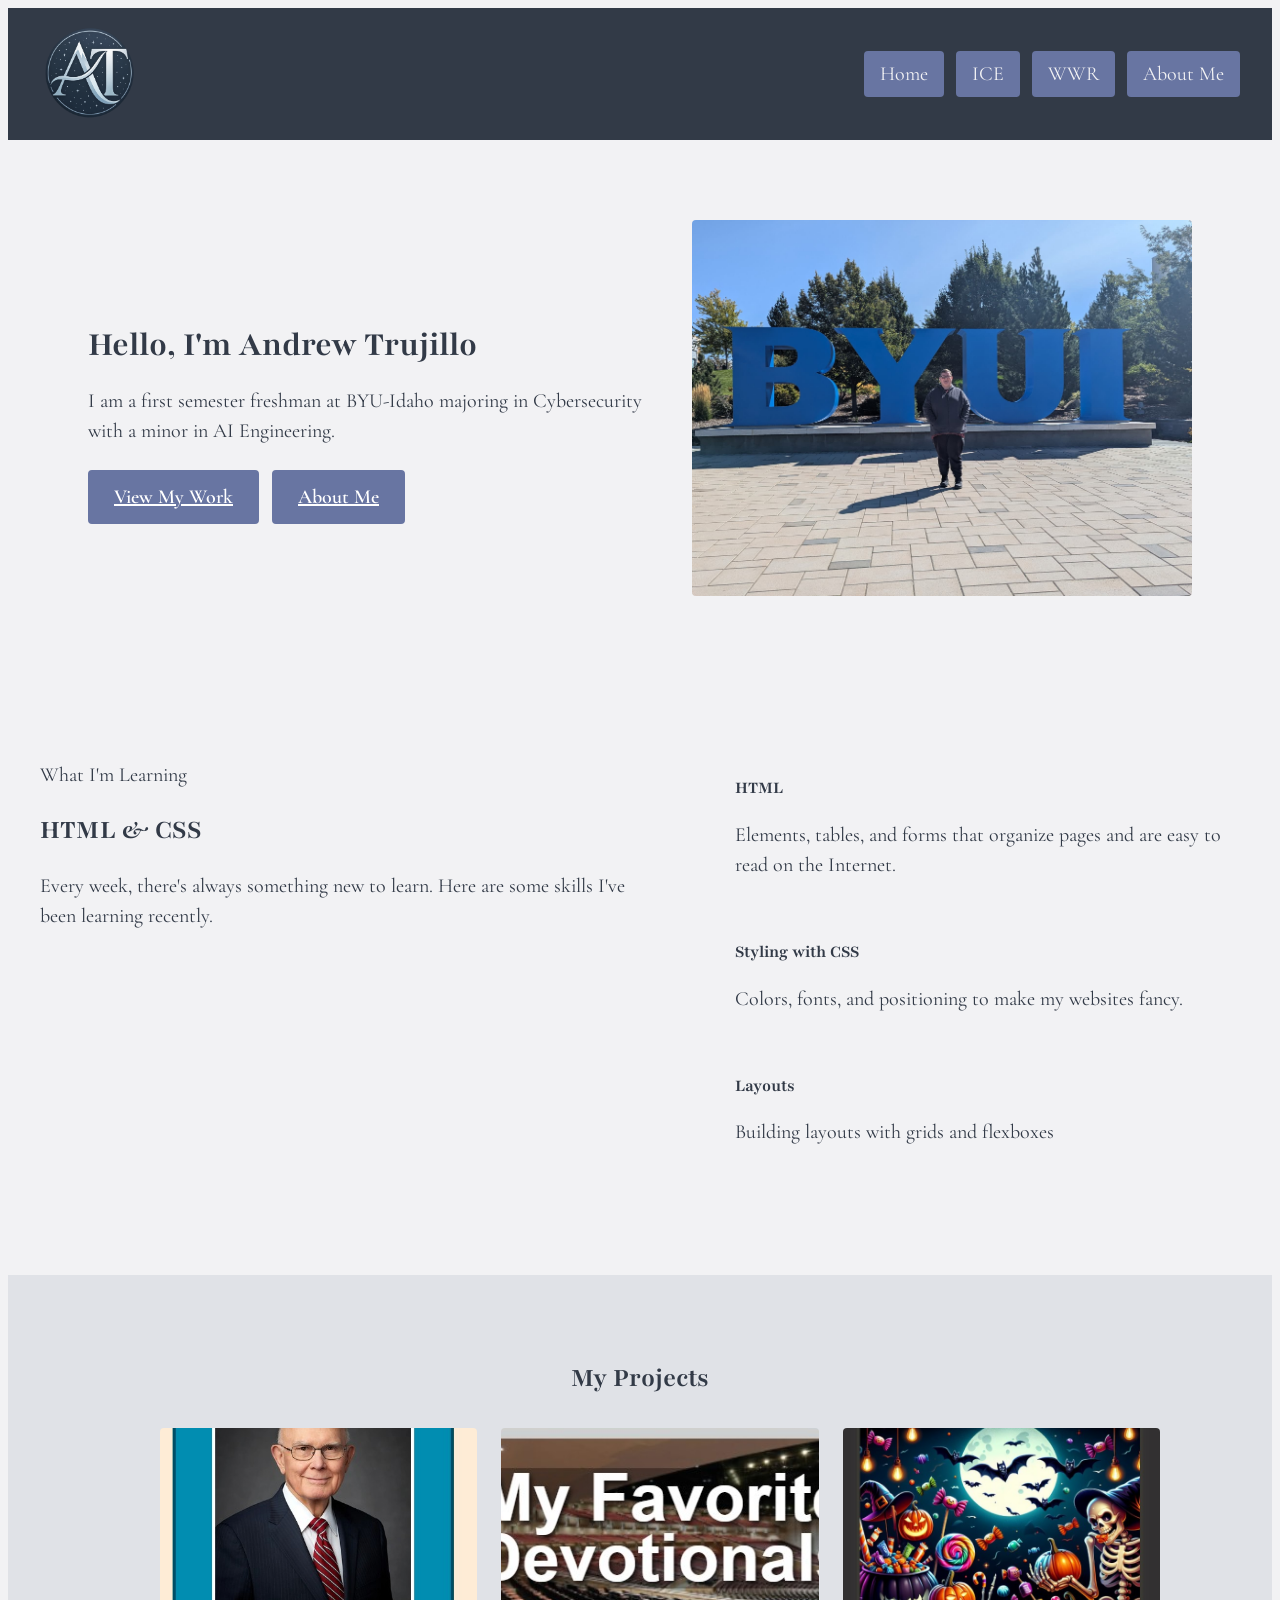
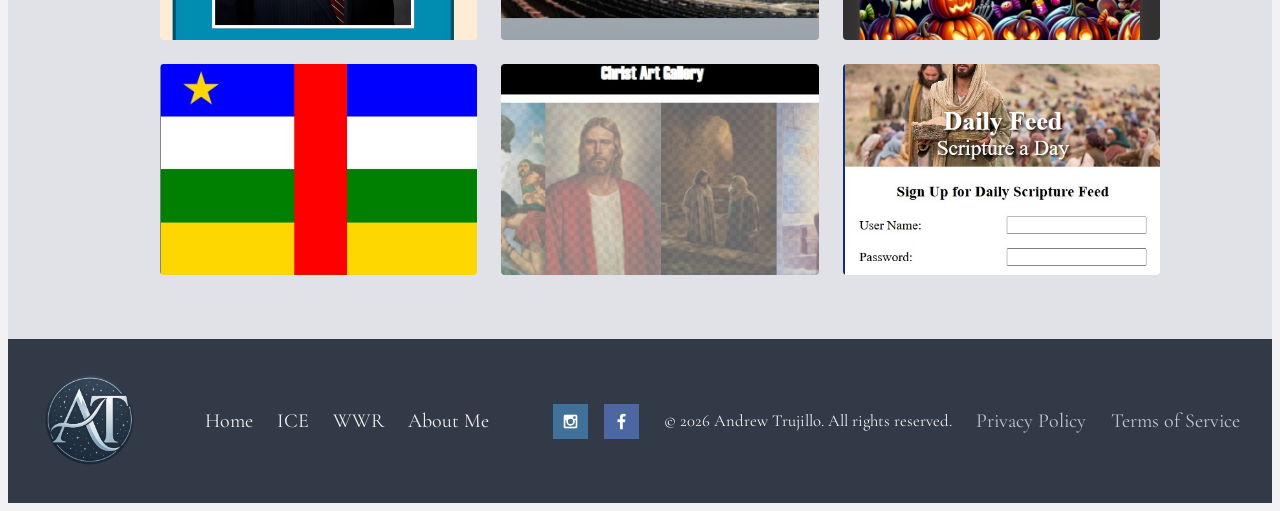
<file: index.html>
<!DOCTYPE html>
<html lang="en">
<head>
    <meta charset="UTF-8">
    <meta name="viewport" content="width=device-width, initial-scale=1.0">
    <title>Andrew Trujillo | Portal</title>
    <link rel = "stylesheet" href = "styles/styles.css">
</head>

<body>
    <header>
        <a href = "index.html">
            <img src = "images/logo.jpg" alt = "My logo" class = "logo">
        </a>
        <nav>
            <ul>
                <li><a href = "index.html">Home</a></li>
                <li><a href = "ice.html">ICE</a></li>
                <li><a href = "wwr/index.html">WWR</a></li>
                <li><a href = "about-me.html">About Me</a></li>
            </ul>
        </nav>
    </header>
    <main>

        <section class = "hero">
            <div>
                <h1>Hello, I'm Andrew Trujillo</h1>
                 <p>I am a first semester freshman at BYU-Idaho majoring in Cybersecurity with a minor in AI Engineering.</p>
                 <a href = "ice.html" class = "button">View My Work</a>
                 <a href = "about-me.html" class = "button">About Me</a>
            </div>
            <img src = "images/byui_photo.jpg" alt = "BYU-I Photo" width = "500" height = "400">
        </section>

        <section class = "features">
            <div>
                <p>What I'm Learning</p>
                <h2>HTML & CSS</h2>
                <p>Every week, there's always something new to learn. Here are some skills I've been learning recently.</p>
            </div>

            <ul>
                <li>
                    <div>
                        <h3>HTML</h3>
                        <p>Elements, tables, and forms that organize pages and are easy to read on the Internet.</p>
                    </div>
                </li>
                <li>
                    <div>
                        <h3>Styling with CSS</h3>
                        <p>Colors, fonts, and positioning to make my websites fancy.</p>
                    </div>
                </li>
                <li>
                    <div>
                        <h3>Layouts</h3>
                        <p>Building layouts with grids and flexboxes</p>
                    </div>
                </li>
            </ul>
        </section>
        <section class = "gallery">
            <h2>My Projects</h2>
            <ul>
                <li><a href = "ice/prophet_cards/index.html"><img src = "images/gallery1.jpg" alt = "Favorite Prophet" width = "300" height = "200"></a></li>
                <li><a href = "ice/favorite_devo/favdevo.html"> <img src = "images/gallery2.jpg" alt = "My Favorite Devotionals" width = "300" height = "200"></a></li>
                <li><a href = "ice/halloween/index.html"><img src = "images/gallery3.jpg" alt = "Halloween" width = "300" height = "200"></a></li>
                <li><a href = "ice/grid_flags/flags.html"><img src = "images/gallery4.jpg" alt = "Flags" width = "300" height = "200"></a></li>
                <li><a href = "ice/gallery/gallery.html"><img src = "images/gallery5.jpg" alt = "Image Gallery" width = "300" height = "200"></a></li>
                <li><a href = "ice/signup/signup.html"><img src = "images/gallery6.jpg" alt = "Daily Scripture Feed Signup" width = "300" height = "200"></a></li>
            </ul>
        </section>
    </main>
    <footer>
        <a href = "index.html">
            <img src = "images/logo.jpg" alt = "My logo" class = "logo">
        </a>

        <nav>
            <ul>
                <li><a href = "index.html">Home</a></li>
                <li><a href = "ice.html">ICE</a></li>
                <li><a href = "wwr/index.html">WWR</a></li>
                <li><a href = "about-me.html">About Me</a></li>
            </ul>
        </nav>

        <ul class = "social">
            <li> <a href = "https://www.instagram.com/atrujillo230/"><img src = "wwr/images/instagram.png" alt = "Instagram" width = "35" height = "35"></a></li>
            <li> <a href = "https://www.facebook.com/profile.php?id=61589847050745"><img src = "wwr/images/facebook.png" alt = "Facebook" width = "35" height = "35"></a></li>
        </ul>
    
        <small>&copy; 2026 Andrew Trujillo. All rights reserved.</small>
        <a href = "#">Privacy Policy</a>
        <a href = "#">Terms of Service</a>
    </footer>
</body>
</html>
</file>
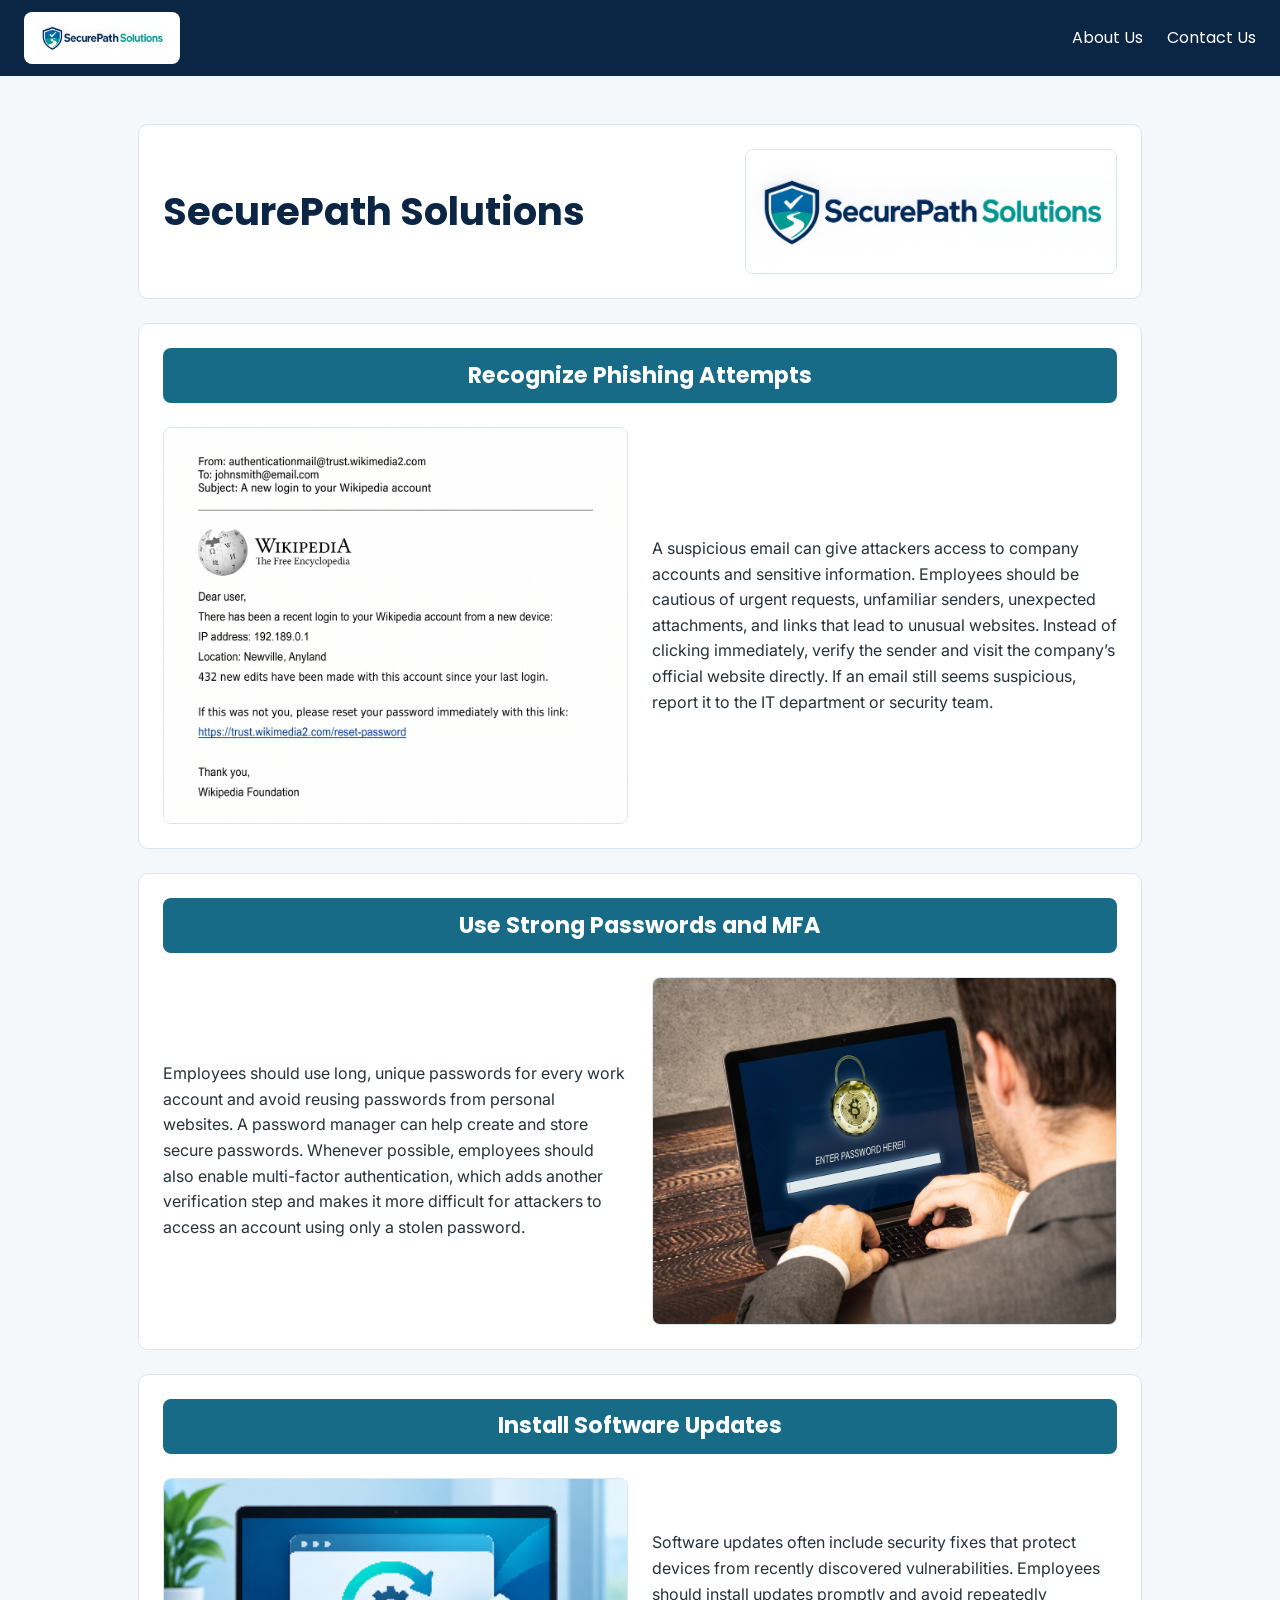
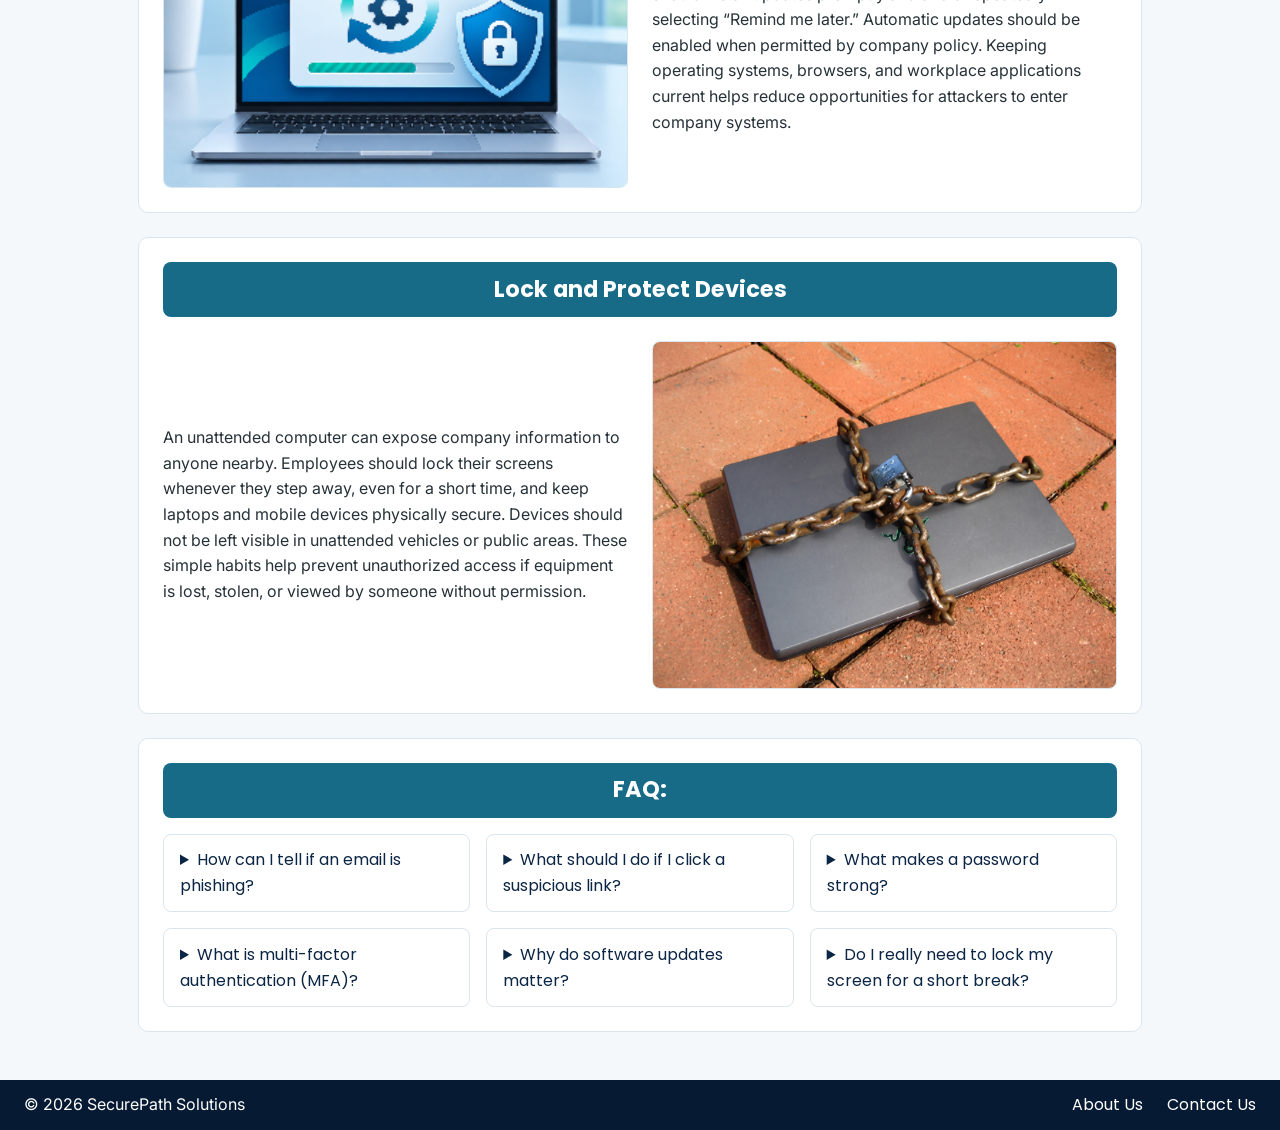
<file: pugmire/index.html>
<!DOCTYPE html>
<html lang="en">

<head>
    <meta charset="UTF-8">
    <meta name="viewport" content="width=device-width, initial-scale=1.0">
    <title>SecurePath Solutions | Cybersecurity for Employees</title>
    <link href="https://fonts.googleapis.com/css2?family=Inter&family=Poppins:wght@500;600&display=swap"
        rel="stylesheet">
    <link rel="stylesheet" href="styles/styles.css">
</head>

<body>
    <header>
        <a href="index.html"><img src="images/securepath-shield.png" alt="SecurePath Solutions logo"></a>
        <nav>
            <a href="about.html">About Us</a>
            <a href="contact.html">Contact Us</a>
        </nav>
    </header>

    <main>
        <section class="hero">
            <h1>SecurePath Solutions</h1>
            <img src="images/securepath-shield.png" alt="SecurePath shield logo">
        </section>

        <section>
            <h2>Recognize Phishing Attempts</h2>
            <img src="images/phishing-email.jpg" alt="Example of a fake phishing email">
            <p>A suspicious email can give attackers access to
                company accounts and sensitive information.
                Employees should be cautious of urgent
                requests, unfamiliar senders, unexpected
                attachments, and links that lead to unusual
                websites. Instead of clicking immediately, verify
                the sender and visit the company’s official
                website directly. If an email still seems
                suspicious, report it to the IT department or
                security team.
            </p>
        </section>

        <section>
            <h2>Use Strong Passwords and MFA</h2>
            <img src="images/strong-passwords.jpg" alt="Person typing a password on a laptop">
            <p>Employees should use long, unique passwords
                for every work account and avoid reusing
                passwords from personal websites. A password
                manager can help create and store secure
                passwords. Whenever possible, employees
                should also enable multi-factor authentication,
                which adds another verification step and makes
                it more difficult for attackers to access an
                account using only a stolen password.
            </p>
        </section>

        <section>
            <h2>Install Software Updates</h2>
            <img src="images/software-updates.png" alt="Laptop installing a software update">
            <p>Software updates often include security fixes
                that protect devices from recently discovered
                vulnerabilities. Employees should install
                updates promptly and avoid repeatedly
                selecting “Remind me later.” Automatic updates
                should be enabled when permitted by company
                policy. Keeping operating systems, browsers,
                and workplace applications current helps
                reduce opportunities for attackers to enter
                company systems.
            </p>
        </section>

        <section>
            <h2>Lock and Protect Devices</h2>
            <img src="images/locked-laptop.jpg" alt="Laptop wrapped in chains with a padlock">
            <p>An unattended computer can expose company
                information to anyone nearby. Employees
                should lock their screens whenever they step
                away, even for a short time, and keep laptops
                and mobile devices physically secure. Devices
                should not be left visible in unattended vehicles
                or public areas. These simple habits help
                prevent unauthorized access if equipment is
                lost, stolen, or viewed by someone without
                permission.
            </p>
        </section>

        <section class="faq">
            <h2>FAQ:</h2>
            <details>
                <summary>How can I tell if an email is phishing?</summary>
                <p>Watch for urgent requests, unfamiliar senders, unexpected attachments, and links to unusual websites.
                    Verify the sender before clicking anything.</p>
            </details>

            <details>
                <summary>What should I do if I click a suspicious link?</summary>
                <p>Disconnect from the network if you can, don't enter any information, and report it to your IT or
                    security team right away. Quick reporting limits the damage.</p>
            </details>

            <details>
                <summary>What makes a password strong?</summary>
                <p>A strong password is long, unique to each account, and never reused from personal websites. A
                    password manager can create and store them for you.</p>
            </details>

            <details>
                <summary>What is multi-factor authentication (MFA)?</summary>
                <p>MFA adds a second verification step, such as a code on your phone, after your password. Even if a
                    password is stolen, attackers can't get in with it alone.</p>
            </details>

            <details>
                <summary>Why do software updates matter?</summary>
                <p>Updates include security fixes for recently discovered vulnerabilities. Installing them promptly, and
                    enabling automatic updates when allowed, keeps attackers out.</p>
            </details>

            <details>
                <summary>Do I really need to lock my screen for a short break?</summary>
                <p>Yes. An unattended computer can expose company information to anyone nearby, even if you're only gone
                    a minute. Lock your screen whenever you step away.</p>
            </details>
        </section>
    </main>

    <footer>
        <p>&copy; 2026 SecurePath Solutions</p>
        <nav>
            <a href="about.html">About Us</a>
            <a href="contact.html">Contact Us</a>
        </nav>
    </footer>
</body>

</html>
</file>
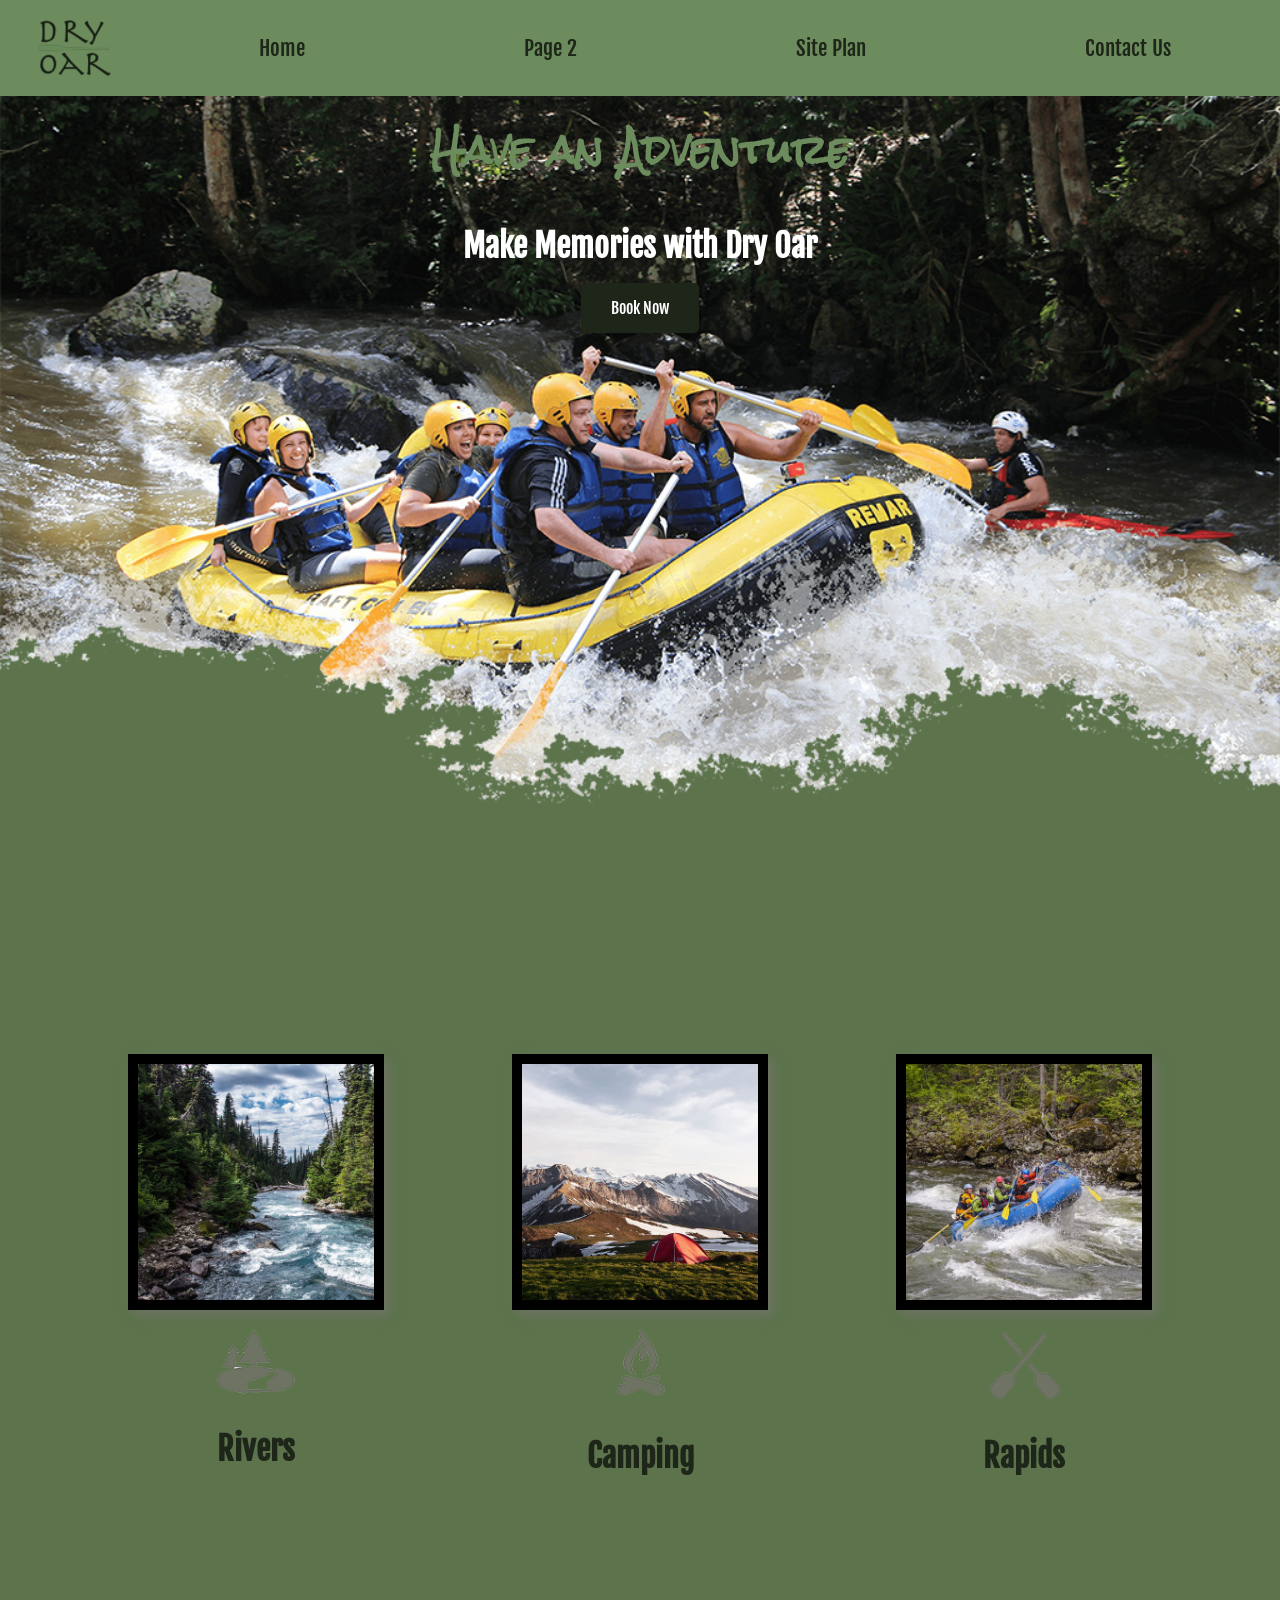
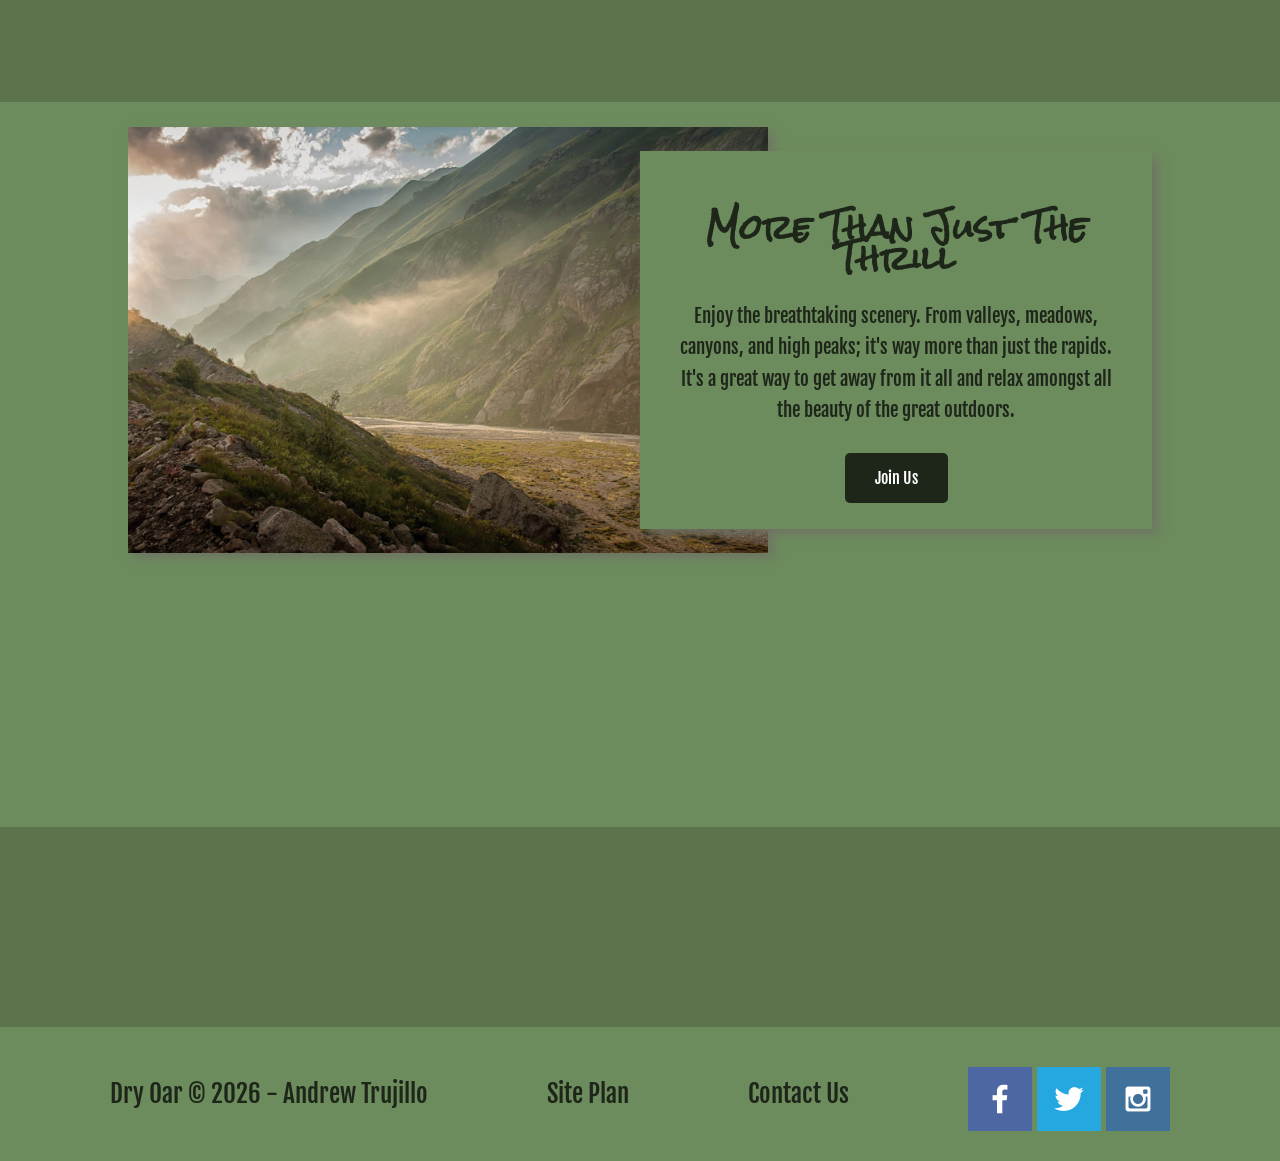
<file: wwr/index.html>
<!DOCTYPE html>
<html lang="en">
<head>
    <link rel="stylesheet" href="styles/styles.css">
    <meta charset="UTF-8">
    <meta name="viewport" content="width=device-width, initial-scale=1.0">
    <title>Dry Oar Whitewater Rafting</title>
</head>
<body>
    <div id="content">
    <header>
        
        <a id = "logo_link" href = "index.html">
            <img class = "logo" src = "images/dryoarlogo.png" alt = "Dry Oar Logo">
        </a>
        <nav>
            <a href="index.html">Home</a>
            <a href = "#">Page 2</a>
            <a href="site-plan-rafting.html">Site Plan</a>
            <a href="contactus.html">Contact Us</a>
        </nav>
    </header>
    <div id = "hero">
        <div id = "hero-box">
            <img id="hero-img" src="images/hero.png" alt="People enjoying white water rafting">
        </div>
        <section id="hero-msg">
            <h1 class="home-title">Have an Adventure</h1>
            <h2>Make Memories with Dry Oar </h2>
            <div class="button-box">
                <a class="book" href="contactus.html">Book Now</a>
            </div>
        </section>
    </div>
    <main class="home-grid">
        <section class="rivers-card">
            <img class="card-img" src="images/rivers.jpg" alt = "river in forest">
            <img class="icon" src="images/river_icon.png" alt = "river icon">
                <h2>Rivers</h2>
        </section>
        <section class="camping-card">
            <img class="card-img" src="images/camping.jpg" alt = "tent in mountains">
            <img class="icon" src="images/fire_icon.png" alt = "fire icon">
            <h2>Camping</h2>
        </section>
        <section class = "rapids-card">
            <img class="card-img" src="images/rapids.jpg" alt = "rafting boat">
            <img class="icon" src="images/oars.png" alt = "oars icon">
            <h2>Rapids</h2>
        </section>
        <div id = "background"></div>
        <img class="mountains" src="images/mountains.jpg" alt = "Misty mountains">
        <section class="msg">
            <h2>More Than Just The Thrill</h2>
            <p>Enjoy the breathtaking scenery. From valleys, meadows, canyons, and high peaks; it's way more than just the rapids. It's a great way to get away from it all and relax amongst all the beauty of the great outdoors.</p>
            <a class="join" href="rivers.html">Join Us</a>
        </section>
    </main>
    <footer>
        <p>Dry Oar &copy; 2026 - Andrew Trujillo</p>
        <p><a href = "site-plan-rafting.html">Site Plan</a></p>
        <p><a href = "contactus.html">Contact Us</a></p>
        <div class = "social">
            <a href = "https://facebook.com" target = "_blank">
                <img src = "images/facebook.png" alt = "fb icon">
            </a>
            <a href = "https://twitter.com" target = "_blank">
                <img src = "images/twitter.png" alt = "twitter icon">
            </a>
            <a href = "https://instagram.com" target = "_blank">
                <img src = "images/instagram.png" alt = "instagram icon">
            </a>
        </div>
    </footer>
</div>
</body>
</html>
</file>
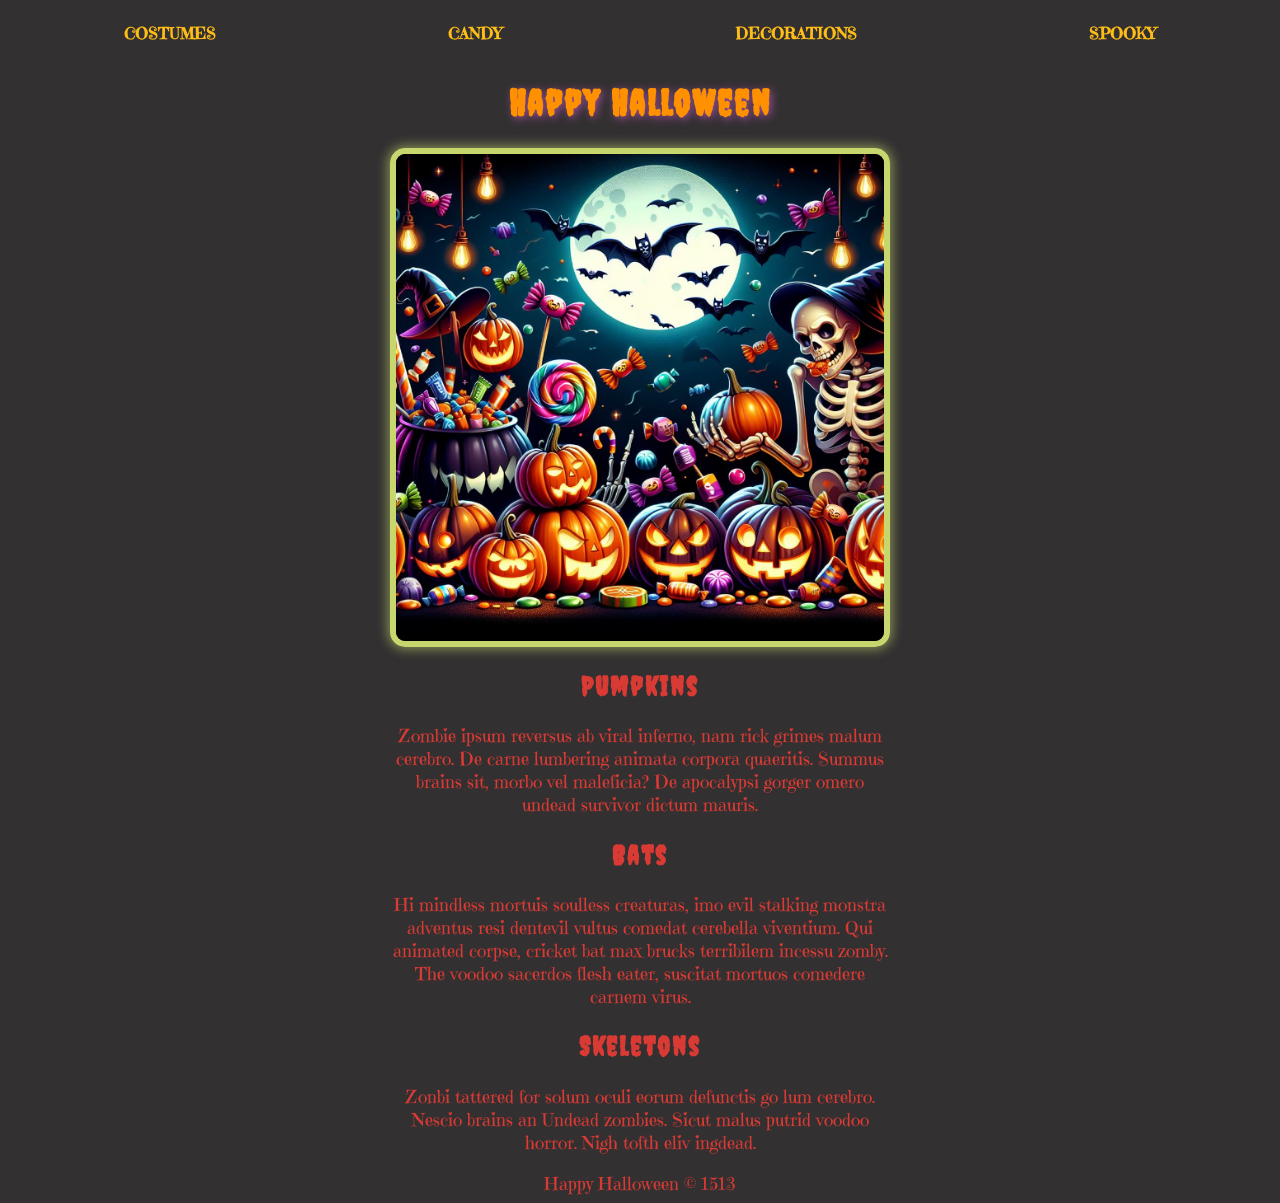
<file: ice/halloween/index.html>
<!-- For this activity you are not allowed to change
 the HTML code, only the CSS -->

<!DOCTYPE html>
<html lang="en">

<head>
    <meta charset="UTF-8">
    <meta name="viewport" content="width=device-width, initial-scale=1.0">
    <title>Document</title>
    <link rel="stylesheet" href="styles/styles.css">
</head>

<body>
    <div id="wrapper">
        <header>
            <nav>
                <ul>
                    <li>Costumes</li>
                    <li>Candy</li>
                    <li>Decorations</li>
                    <li>Spooky</li>
                </ul>
            </nav>
        </header>
        <main>
            <h1>Happy Halloween</h1>
            <img src="images/halloween.png">
            <section>
                <h2>Pumpkins</h2>
                <p>Zombie ipsum reversus ab viral inferno, nam rick grimes
                    malum cerebro. De carne lumbering animata corpora quaeritis.
                    Summus brains sit​​, morbo vel maleficia? De apocalypsi gorger
                    omero undead survivor dictum mauris. </p>
            </section>
            <section>
                <h2>Bats</h2>
                <p>Hi mindless mortuis soulless
                    creaturas, imo evil stalking monstra adventus resi dentevil vultus
                    comedat cerebella viventium. Qui animated corpse, cricket bat max
                    brucks terribilem incessu zomby. The voodoo sacerdos flesh eater,
                    suscitat mortuos comedere carnem virus.</p>
            </section>
            <section>
                <h2>Skeletons</h2>
                <p>Zonbi tattered for solum oculi
                    eorum defunctis go lum cerebro. Nescio brains an Undead zombies. Sicut
                    malus putrid voodoo horror. Nigh tofth eliv ingdead.</p>
            </section>
        </main>
        <footer>
            Happy Halloween &copy; 1513
        </footer>
    </div>
</body>

</html>
</file>
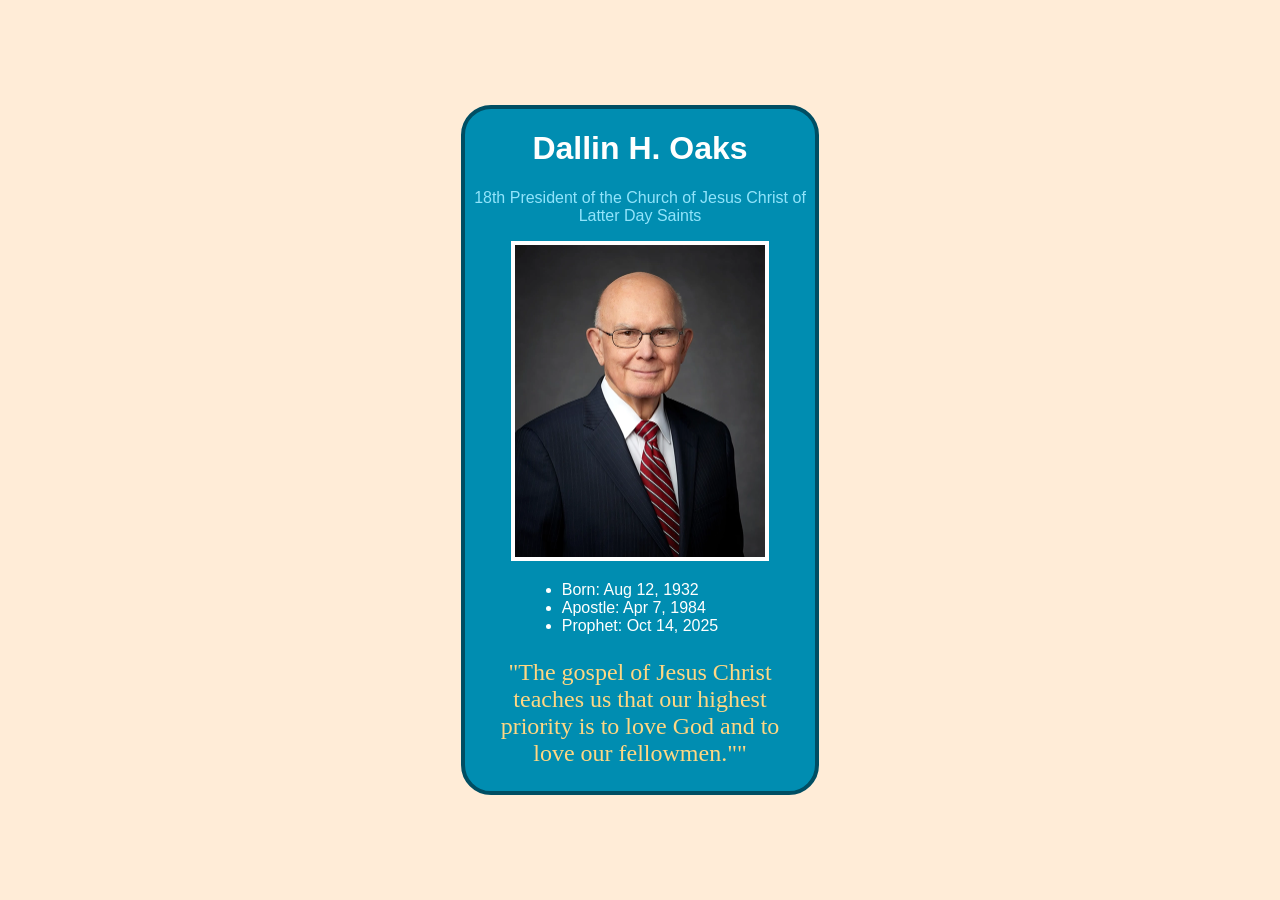
<file: ice/prophet_cards/index.html>
<!DOCTYPE html>
<html lang="en">
<head>
    <link rel="stylesheet" href = "styles/styles.css"
    <meta charset="UTF-8">
    <meta name="viewport" content="width=device-width, initial-scale=1.0">
    <title>Prophet Cards</title>
</head>
<body>
    <div class = "card">
        <h1>
            Dallin H. Oaks
        </h1>

        <p class = "subtitle">
            <a href = "https://churchofjesuschrist.org">18th President of the Church of Jesus Christ of Latter Day Saints
        </a>
        </p>

        <img src = "dallin_oaks.webp" alt = "Portrait of Dallin H. Oaks">
        
        <ul>
            <li>Born: Aug 12, 1932 </li>
            <li>Apostle: Apr 7, 1984 </li>
            <li>Prophet: Oct 14, 2025</li>
        </ul>
        
        <p class = "quote">
            "The gospel of Jesus Christ teaches us that our highest priority is to love God and to love our fellowmen.""
        </p>
    </div>
</body>
</html>
</file>
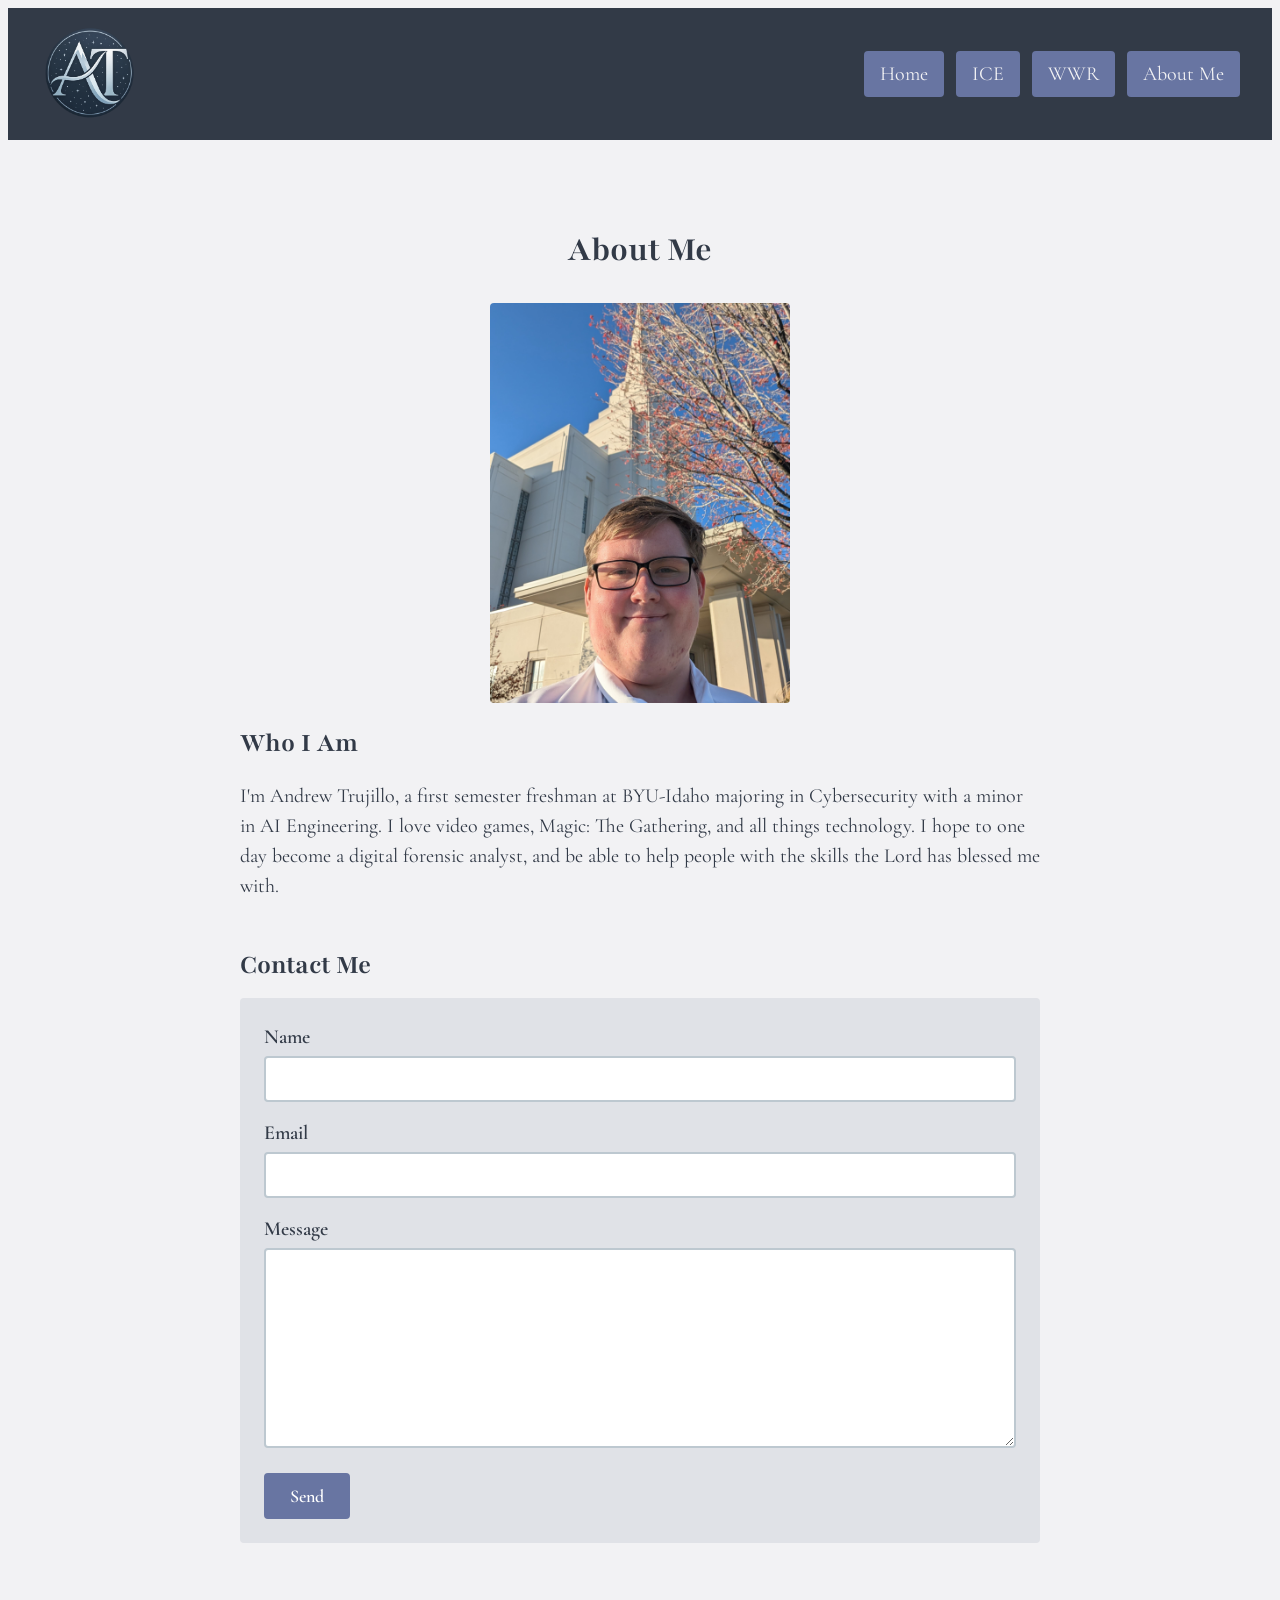
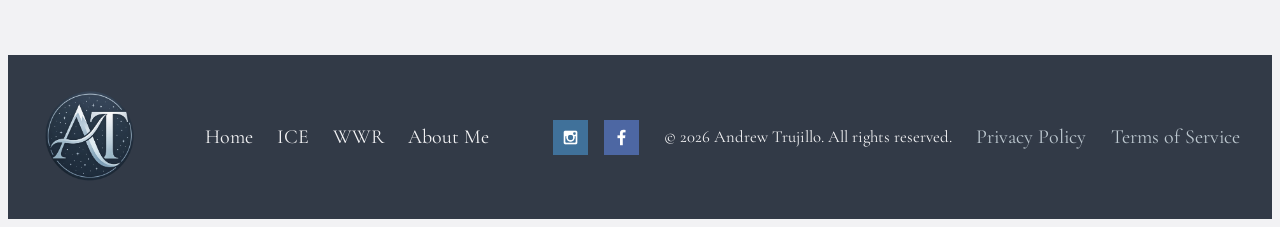
<file: about-me.html>
<!DOCTYPE html>
<html lang="en">
<head>
    <meta charset="UTF-8">
    <meta name="viewport" content="width=device-width, initial-scale=1.0">
    <title>About Me</title>
    <link rel = "stylesheet" href = "styles/styles.css">
</head>

<body>
    <header>
        <a href = "index.html">
            <img src = "images/logo.jpg" alt = "My logo" class = "logo">
        </a>
        <nav>
            <ul>
                <li><a href = "index.html">Home</a></li>
                <li><a href = "ice.html">ICE</a></li>
                <li><a href = "wwr/index.html">WWR</a></li>
                <li><a href = "about-me.html">About Me</a></li>
            </ul>
        </nav>
    </header>
    <main class = "about-page">
        <h1>About Me</h1>

        <section>
            <img src = "images/temple_selfie.jpg" alt = "Me">
            <h2>Who I Am</h2>
            <p>I'm Andrew Trujillo, a first semester freshman at BYU-Idaho majoring in Cybersecurity with a minor in AI Engineering. I love video games, Magic: The Gathering, and all things technology. I hope to one day become a digital forensic analyst, and be able to help people with the skills the Lord has blessed me with.</p>
        </section>

        <section>
            <h2>Contact Me</h2>
            <form action = "#" method = "post">
                <div>
                    <label for = "name">Name</label>
                    <input type = "text" id = "name" name = "name" required>
                </div>

                <div>
                    <label for = "email">Email</label>
                    <input type = "email" id = "email" name = "email" required>
                </div>

                <div>
                    <label for="message">Message</label>
                    <textarea id = "message" name = "message" rows = "5" required></textarea>
                </div>

                <button type = "submit">Send</button>
            </form>
        </section>
    </main>
    <footer>
        <a href = "index.html">
            <img src = "images/logo.jpg" alt = "My logo" class = "logo">
        </a>

        <nav>
            <ul>
                <li><a href = "index.html">Home</a></li>
                <li><a href = "ice.html">ICE</a></li>
                <li><a href = "wwr/index.html">WWR</a></li>
                <li><a href = "about-me.html">About Me</a></li>
            </ul>
        </nav>

        <ul class = "social">
            <li> <a href = "https://www.instagram.com/atrujillo230/"><img src = "wwr/images/instagram.png" alt = "Instagram" width = "35" height = "35"></a></li>
            <li> <a href = "https://www.facebook.com/profile.php?id=61589847050745"><img src = "wwr/images/facebook.png" alt = "Facebook" width = "35" height = "35"></a></li>
        </ul>
        <small>&copy; 2026 Andrew Trujillo. All rights reserved.</small>
        <a href = "#">Privacy Policy</a>
        <a href = "#">Terms of Service</a>
    </footer>
</body>
</html>
</file>
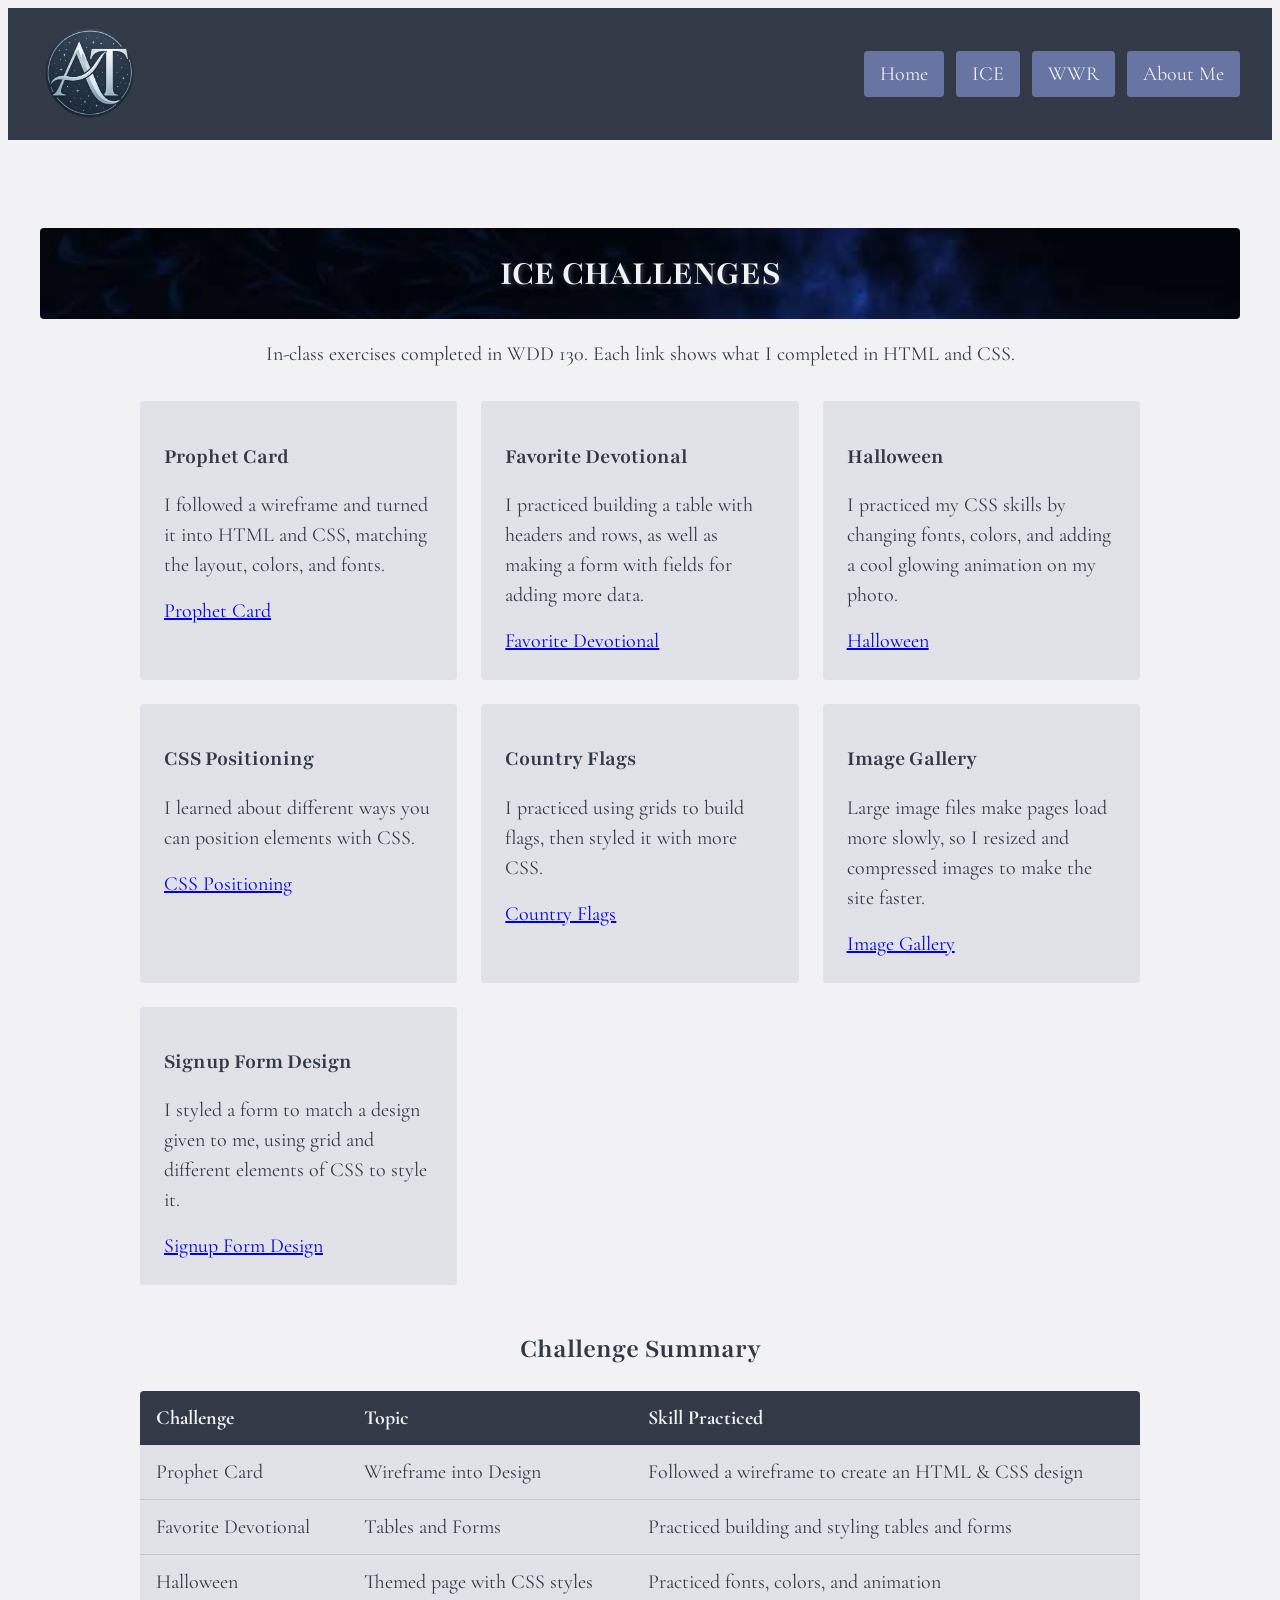
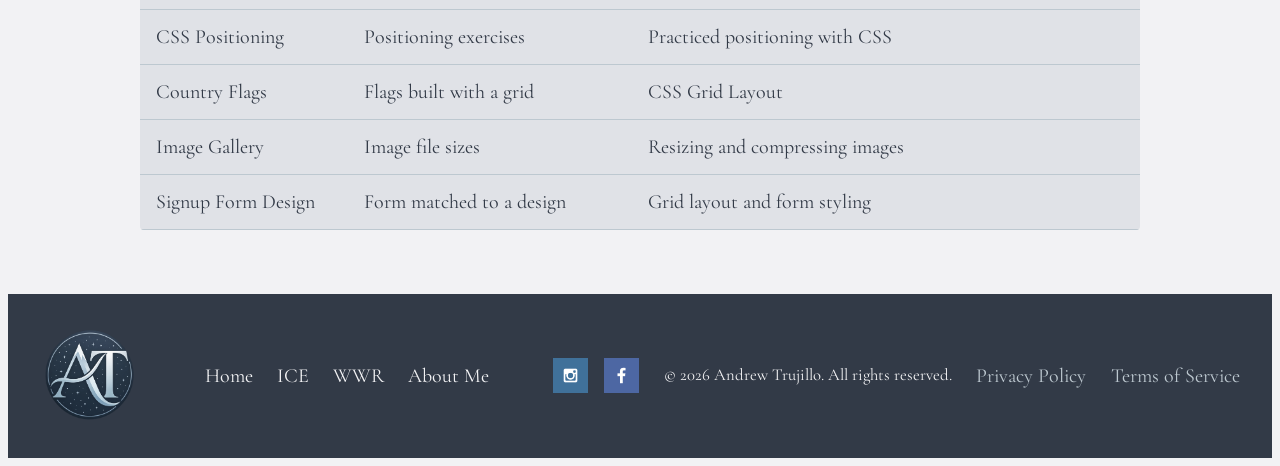
<file: ice.html>
<!DOCTYPE html>
<html lang="en">
<head>
    <meta charset="UTF-8">
    <meta name="viewport" content="width=device-width, initial-scale=1.0">
    <title>ICE Challenges</title>
    <link rel = "stylesheet" href = "styles/styles.css">
</head>

<body>
    <header>
        <a href = "index.html">
            <img src = "images/logo.jpg" alt = "My logo" class = "logo">
        </a>
        <nav>
            <ul>
                <li><a href = "index.html">Home</a></li>
                <li><a href = "ice.html">ICE</a></li>
                <li><a href = "wwr/index.html">WWR</a></li>
                <li><a href = "about-me.html">About Me</a></li>
            </ul>
        </nav>
    </header>
    <main class = "ice-page">
        <h1>ICE CHALLENGES</h1>
        <p>In-class exercises completed in WDD 130. Each link shows what I completed in HTML and CSS.</p>

        <section class="ice-list">
            <article>
                <h2>Prophet Card</h2>
                <p>I followed a wireframe and turned it into HTML and CSS, matching the layout, colors, and fonts.</p>
                <a href="ice/prophet_cards/index.html">Prophet Card</a>
            </article>

            <article>
                <h2>Favorite Devotional</h2>
                <p>I practiced building a table with headers and rows, as well as making a form with fields for adding more data.</p>
                <a href="ice/favorite_devo/favdevo.html">Favorite Devotional</a>
            </article>

            <article>
                <h2>Halloween</h2>
                <p>I practiced my CSS skills by changing fonts, colors, and adding a cool glowing animation on my photo.</p>
                <a href="ice/halloween/index.html">Halloween</a>
            </article>

            <article>
                <h2>CSS Positioning</h2>
                <p>I learned about different ways you can position elements with CSS.</p>
                <a href="ice/positioning/positioning.html">CSS Positioning</a>
            </article>

            <article>
                <h2>Country Flags</h2>
                <p>I practiced using grids to build flags, then styled it with more CSS.</p>
                <a href="ice/grid_flags/flags.html">Country Flags</a>
            </article>

            <article>
                <h2>Image Gallery</h2>
                <p>Large image files make pages load more slowly, so I resized and compressed images to make the site faster.</p>
                <a href="ice/gallery/gallery.html">Image Gallery</a>
            </article>

            <article>
                <h2>Signup Form Design</h2>
                <p>I styled a form to match a design given to me, using grid and different elements of CSS to style it.</p>
                <a href="ice/signup/signup.html">Signup Form Design</a>
            </article>
        </section>
        <section class = "ice-table">
            <h2>Challenge Summary</h2>
            <table>
                <thead>
                    <tr>
                        <th>Challenge</th>
                        <th>Topic</th>
                        <th>Skill Practiced</th>
                    </tr>
                </thead>
                <tbody>
                    <tr>
                        <td>Prophet Card</td>
                        <td>Wireframe into Design</td>
                        <td>Followed a wireframe to create an HTML & CSS design</td>
                    </tr>

                    <tr>
                        <td>Favorite Devotional</td>
                        <td>Tables and Forms</td>
                        <td>Practiced building and styling tables and forms</td>
                    </tr>

                    <tr>
                        <td>Halloween</td>
                        <td>Themed page with CSS styles</td>
                        <td>Practiced fonts, colors, and animation</td>
                    </tr>

                    <tr>
                        <td>CSS Positioning</td>
                        <td>Positioning exercises</td>
                        <td>Practiced positioning with CSS</td>
                    </tr>

                    <tr>
                        <td>Country Flags</td>
                        <td>Flags built with a grid</td>
                        <td>CSS Grid Layout</td>
                    </tr>

                    <tr>
                        <td>Image Gallery</td>
                        <td>Image file sizes</td>
                        <td>Resizing and compressing images</td>
                    </tr>

                    <tr>
                        <td>Signup Form Design</td>
                        <td>Form matched to a design</td>
                        <td>Grid layout and form styling</td>
                    </tr>
                </tbody>
            </table>
        </section>
    </main>
    <footer>
        <a href = "index.html">
            <img src = "images/logo.jpg" alt = "My logo" class = "logo">
        </a>

        <nav>
            <ul>
                <li><a href = "index.html">Home</a></li>
                <li><a href = "ice.html">ICE</a></li>
                <li><a href = "wwr/index.html">WWR</a></li>
                <li><a href = "about-me.html">About Me</a></li>
            </ul>
        </nav>

        <ul class = "social">
            <li> <a href = "https://www.instagram.com/atrujillo230/"><img src = "wwr/images/instagram.png" alt = "Instagram" width = "35" height = "35"></a></li>
            <li> <a href = "https://www.facebook.com/profile.php?id=61589847050745"><img src = "wwr/images/facebook.png" alt = "Facebook" width = "35" height = "35"></a></li>
        </ul>
        <small>&copy; 2026 Andrew Trujillo. All rights reserved.</small>
        <a href = "#">Privacy Policy</a>
        <a href = "#">Terms of Service</a>
    </footer>
</body>
</html>
</file>
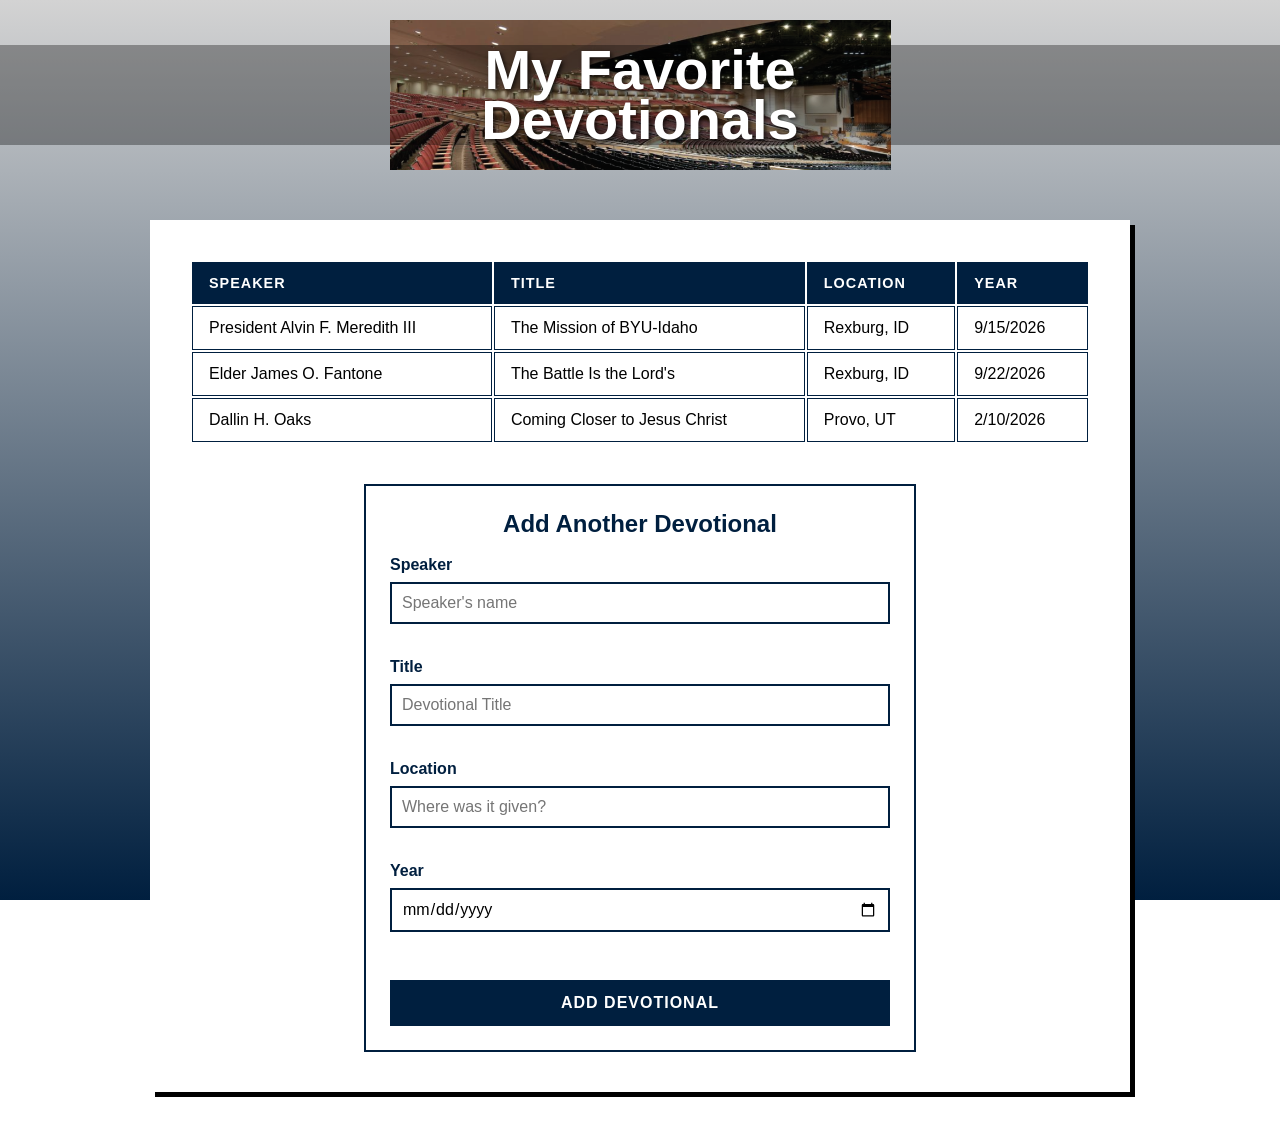
<file: ice/favorite_devo/favdevo.html>
<!DOCTYPE html>
<html lang="en">
<head>
  <meta charset="UTF-8" />
  <meta name="viewport" content="width=device-width, initial-scale=1.0"/>
  <title>My Favorite Devotionals</title>
  <link rel="stylesheet" href="styles/styles.css" />
</head>
<body>
  <div class="container">
    <header class="header">
      <div class="header-image">
        <h1>My Favorite<br>Devotionals</h1>
      </div>
    </header>
    <main>
      <div class="content-box">
        <table class = "devotional-table">
          <thead>
            <tr>
              <th>Speaker</th>
              <th>Title</th>
              <th>Location</th>
              <th>Year</th>
            </tr>
            <tbody>
              <tr>
                <td>President Alvin F. Meredith III</td>
                <td>The Mission of BYU-Idaho</td>
                <td>Rexburg, ID</td>
                <td>9/15/2026</td>
              </tr>
              <tr>
                <td>Elder James O. Fantone</td>
                <td>The Battle Is the Lord's</td>
                <td>Rexburg, ID</td>
                <td>9/22/2026</td>
              </tr>
              <tr>
                <td>Dallin H. Oaks</td>
                <td>Coming Closer to Jesus Christ</td>
                <td>Provo, UT</td>
                <td>2/10/2026</td>
              </tr>
            </tbody>
          </thead>
        </table>
        <form class = "devotional-form">
          
          <h2>Add Another Devotional</h2>


          <label for = "speaker">Speaker</label>
          <input type = "text" id = "speaker" name = "speaker" placeholder = "Speaker's name"><br>

          <label for ="title">Title</label>
          <input type = "text" id = "title" name = "title" placeholder = "Devotional Title"><br>

          <label for="location">Location</label>
          <input type="text" id="location" name="location" placeholder="Where was it given?"><br>

          <label for="year">Year</label>
          <input type="date" id="date" name="date" placeholder="e.g. 6/2/2019"><br>

          <button type = "submit">Add Devotional</button>
        </form>
      </div>
    </main>
  </div>
</body>
</html>
</file>
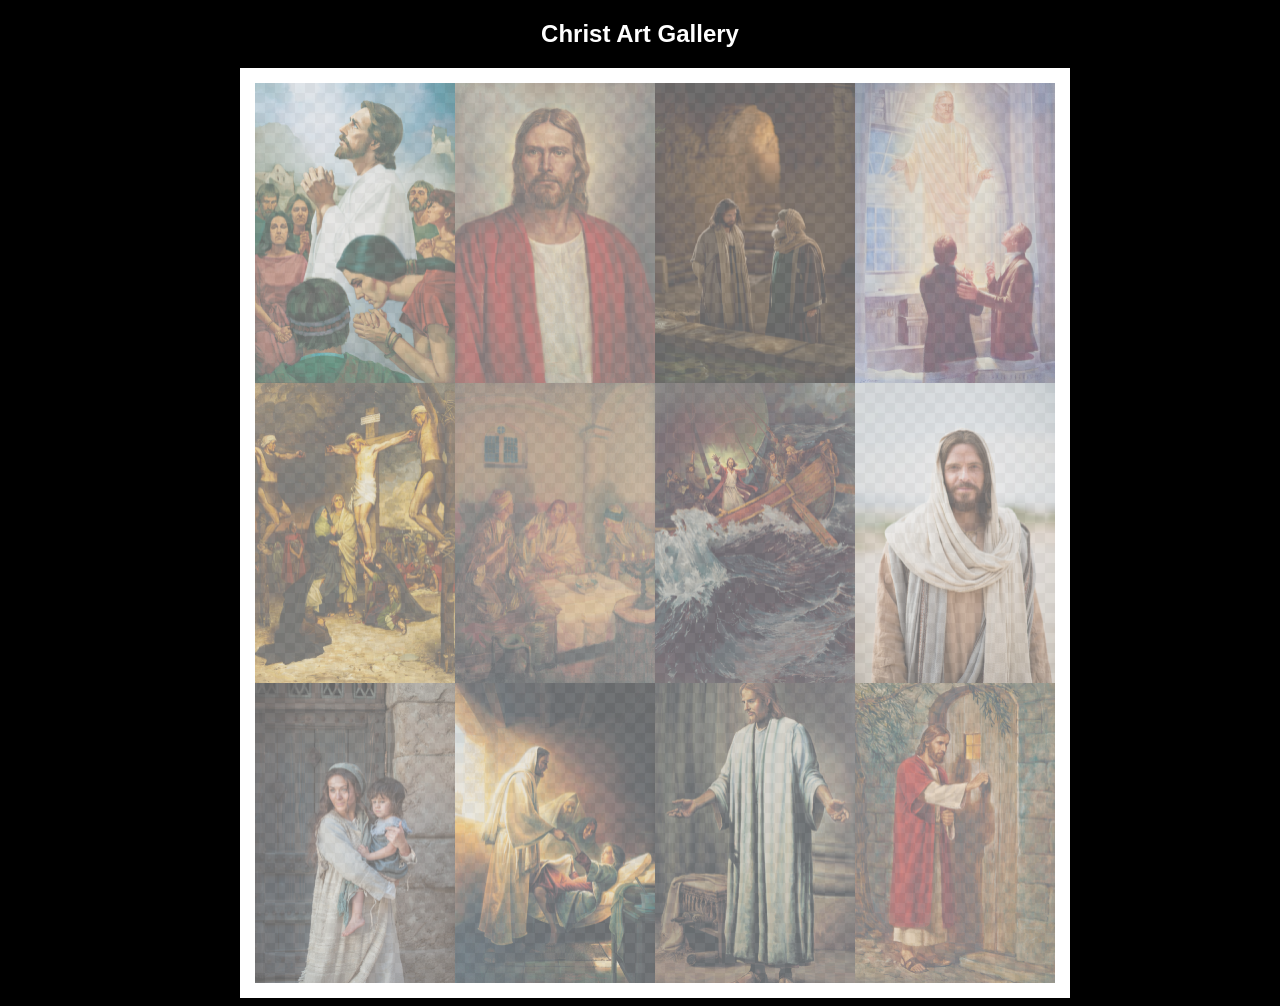
<file: ice/gallery/gallery.html>
<!DOCTYPE html>
<html lang="en">
<head>
    <meta charset="UTF-8">
    <meta name="viewport" content="width=device-width, initial-scale=1.0">
    <title>Images of Christ</title>
    <link rel = "stylesheet" href = "styles/styles.css">
</head>
<body>
    <div id="wrapper">
        <nav>
            <h1>Christ Art Gallery</h1>
        </nav>
        <main>
            <div id="gallery">
                <a href="images/big/img1.jpg"><img src="images/small/img1.png" alt="huge file size" ></a>
                <a href="images/big/img2.jpg"><img src="images/small/img2.png" alt="huge file size" ></a>
                <a href="images/big/img3.jpg"><img src="images/small/img3.png" alt="huge file size" ></a>
                <a href="images/big/img4.jpg"><img src="images/small/img4.png" alt="huge file size" ></a>
                <a href="images/big/img5.jpg"><img src="images/small/img5.png" alt="huge file size" ></a>
                <a href="images/big/img6.jpg"><img src="images/small/img6.png" alt="huge file size" ></a>
                <a href="images/big/img7.jpg"><img src="images/small/img7.png" alt="huge file size" ></a>
                <a href="images/big/img8.jpg"><img src="images/small/img8.png" alt="huge file size" ></a>
                <a href="images/big/img9.jpg"><img src="images/small/img9.png" alt="huge file size" ></a>
                <a href="images/big/img10.jpg"><img src="images/small/img10.png" alt="huge file size" ></a>
                <a href="images/big/img11.jpg"><img src="images/small/img11.png" alt="huge file size" ></a>
                <a href="images/big/img12.jpg"><img src="images/small/img12.png" alt="huge file size" ></a>
            </div>
        </main>
    </div>
</body>
</html>
</file>
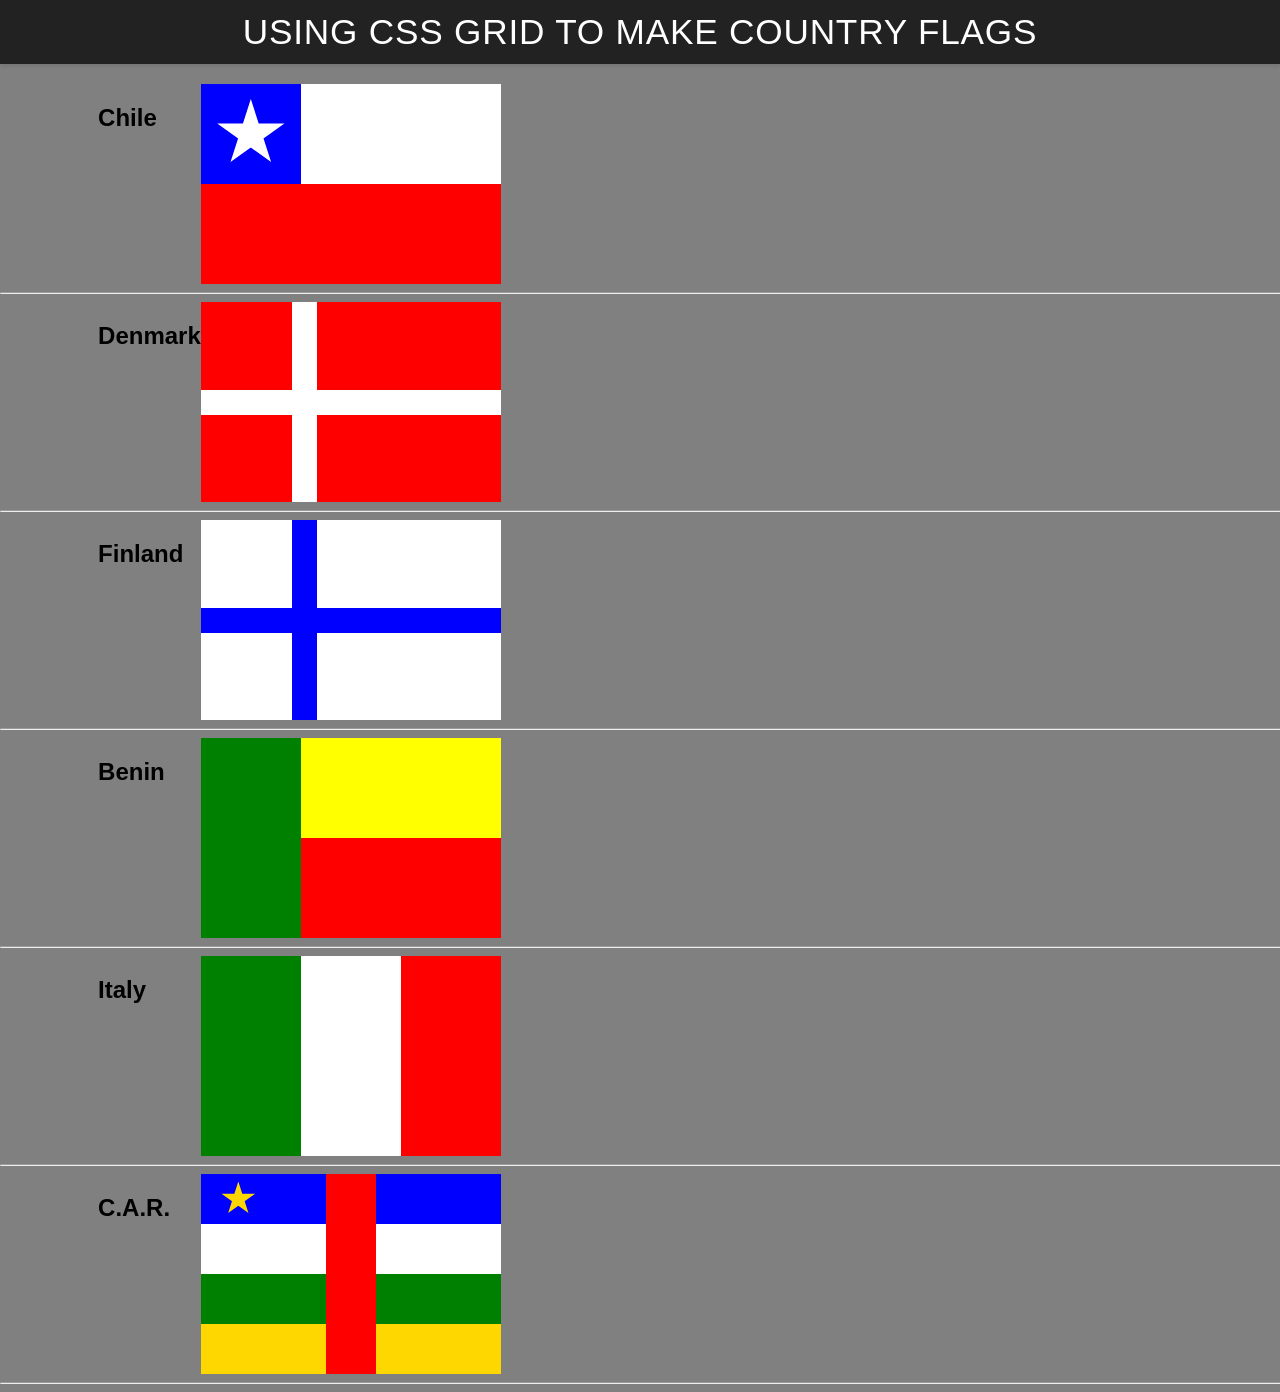
<file: ice/grid_flags/flags.html>
<!DOCTYPE html>
<html lang="en">

<head>
    <meta charset="UTF-8">
    <meta name="viewport" content="width=device-width, initial-scale=1.0">
    <title>Flag</title>
    <link rel="stylesheet" href="styles/styles.css">
</head>
<body>
    <header>
        <h1>Using CSS Grid to make Country Flags</h1>
    </header>
    <main>
        <h2>Chile</h2>
        <div id="chile">
            <div id="blue">
                <div class="star"></div>
            </div>
            <div id="white"></div>
            <div id="red"></div>
        </div>
        <hr>

        <h2>Denmark</h2>
        <div id="denmark">
            <div id="dred1"></div>
            <div id="dred2"></div>
            <div id="dred3"></div>
            <div id="dred4"></div>
        </div>
        <hr>

        <h2>Finland</h2>
        <div id="finland">
            <div id="fwhite1"></div>
            <div id="fwhite2"></div>
            <div id="fwhite3"></div>
            <div id="fwhite4"></div>
        </div>
        <hr>

        <h2>Benin</h2>
        <div id="benin">
            <div id="bgreen"></div>
            <div id="byellow"></div>
            <div id="bred"></div>
        </div>
        <hr>

        <h2>Italy</h2>
        <div id="italy">
            <div id = "igreen"></div>
            <div id = "iwhite"></div>
            <div id = "ired"> </div>
        </div>
        <hr>

<h2>C.A.R.</h2>
        <div id = "car">
            <div id = "cblue">
                <div class = "star"></div>
            </div>
            <div id = "cwhite"></div>
            <div id = "cgreen"></div>
            <div id = "cyellow"></div>
            <div id = "cred"></div>
        </div>
        <hr>
        
    </main>
</body>

</html>
</file>
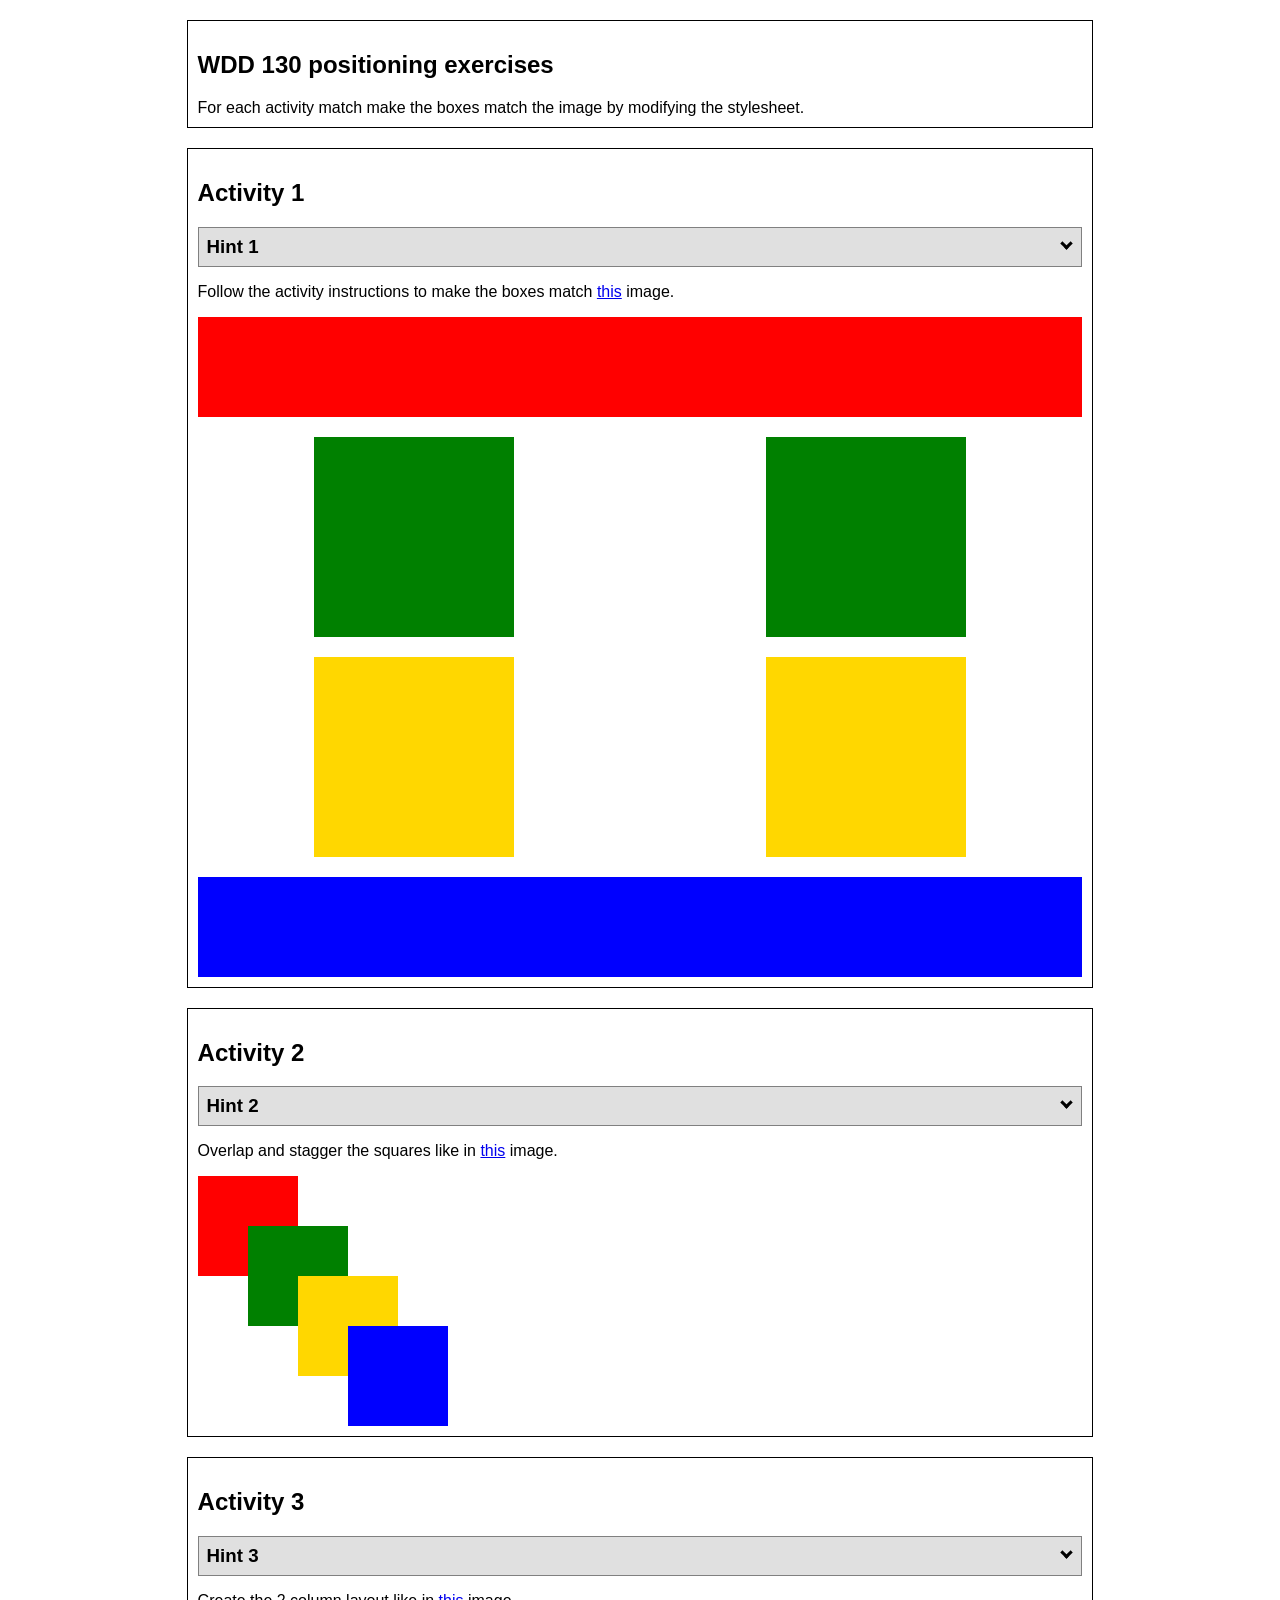
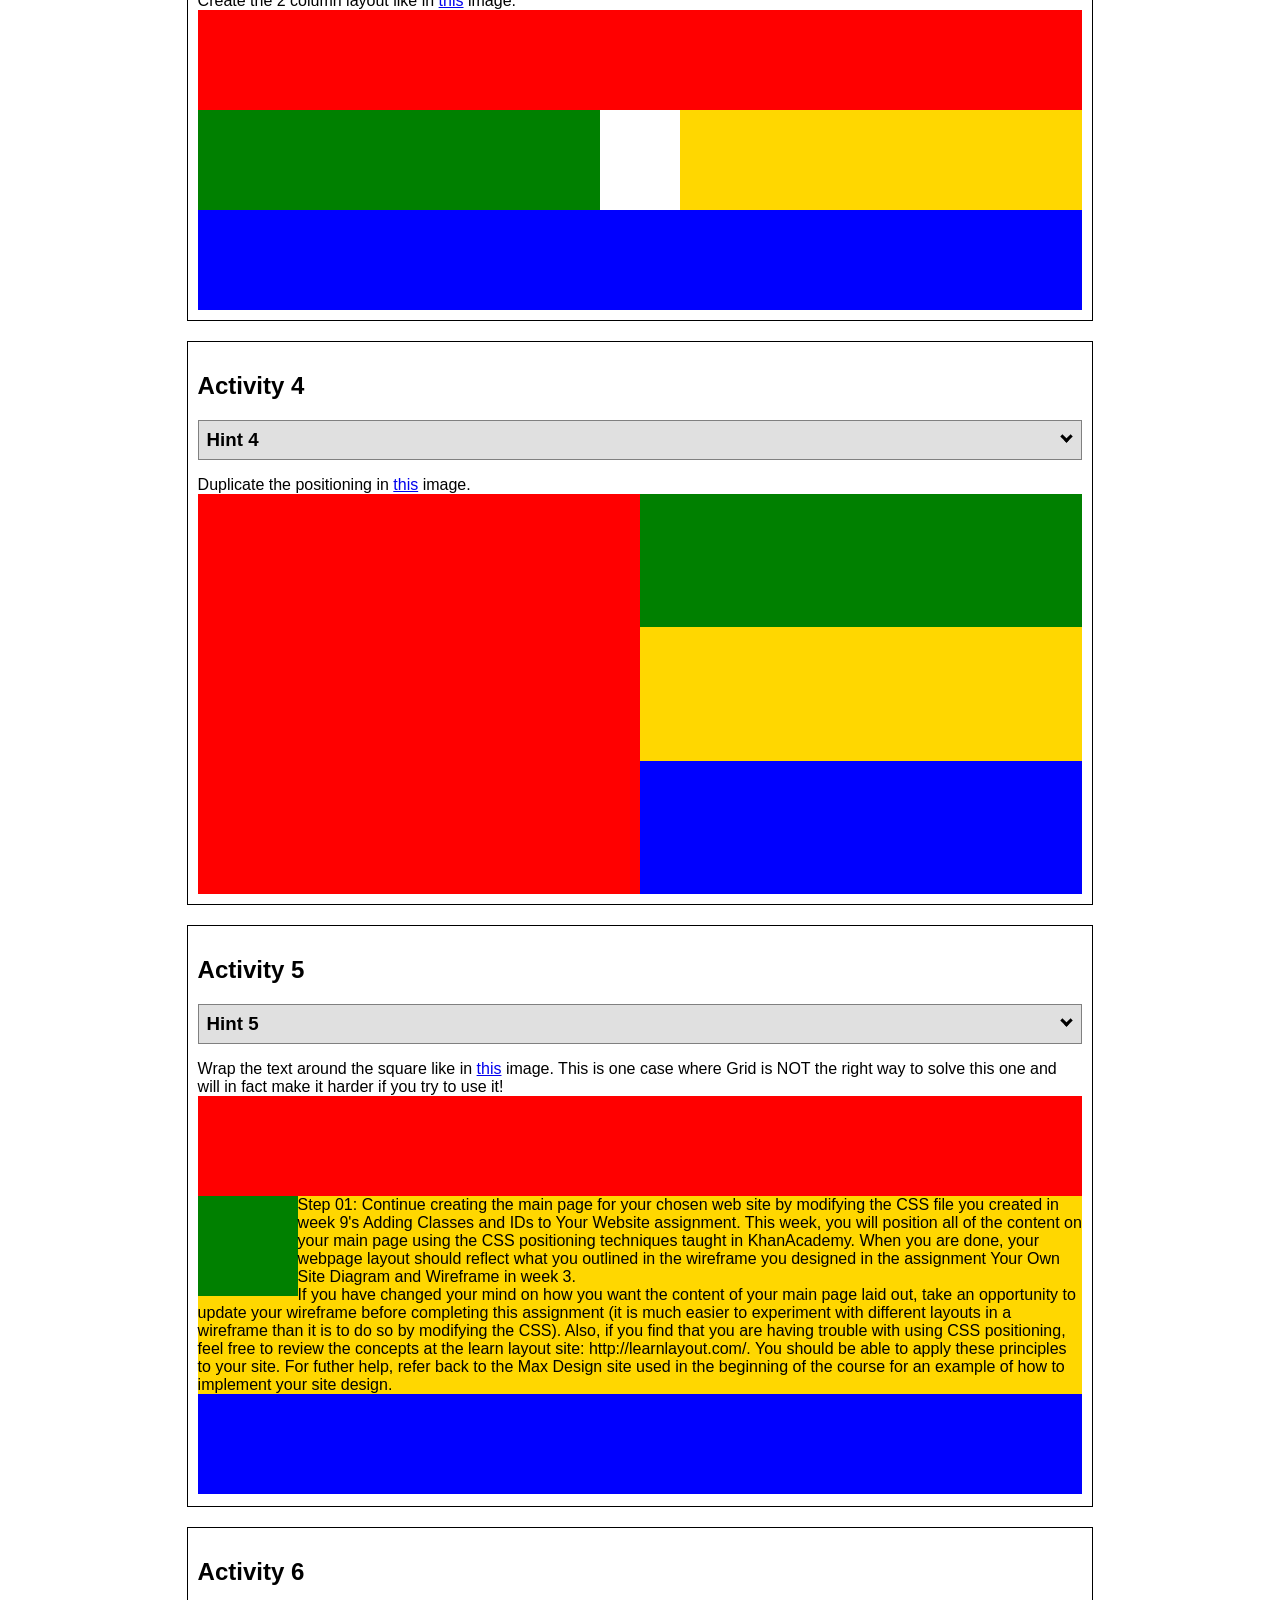
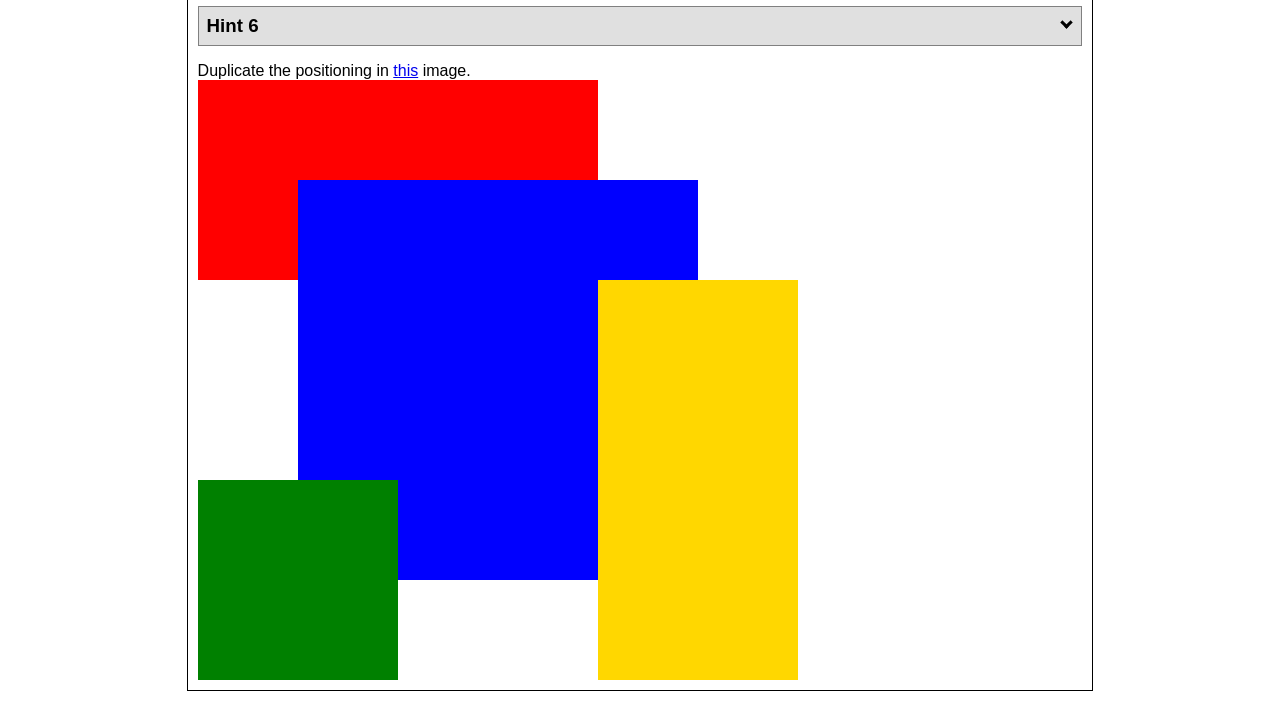
<file: ice/positioning/positioning.html>
<!DOCTYPE html>
<html lang="en">
  <head>
    <!-- HTML - Name: positioning.html -->
    <title>Positioning Activity</title>
    <link rel="stylesheet" type="text/css" href="positionstyles.css" />
  </head>
  <body>
    <div class="activity">
      <h2>WDD 130 positioning exercises</h2>
      For each activity match make the boxes match the image by modifying the stylesheet.</div>
    <div class="activity">
      <h2>Activity 1</h2>
      <section class="hint"><input type="checkbox" ><i></i> <h3>Hint 1</h3><div><p>Use the activity instructions for the firt activity</a></p></div></section>
      <p>Follow the activity instructions to make the boxes match  <a href="images/example1.png" target="_blank">this</a> image.</p>
      <div class="content1" >
        <div class="red1" ></div>
        <div class="green1" ></div>
        <div class="green1" ></div>
        <div class="yellow1"></div>
        <div class="yellow1"></div>
        <div class="blue1"></div>
      </div>
    </div>
    <div class="activity">
      <h2>Activity 2</h2>
      <section class="hint"><input type="checkbox" > <h3>Hint 2</h3><i></i><div>
      <ul>
      <li>grid-template-columns: 50px 50px 50px 50px 50px </li></ul></div></section>
      <p>Overlap and stagger the squares like in <a href="images/example2.png" target="_blank">this</a> image.</p>
      <div class="content2" >
        <div class="red2" ></div>
        <div class="green2" ></div>
        <div class="yellow2"></div>
        <div class="blue2"></div>
      </div>
    </div>
    <div class="activity">
      <h2>Activity 3</h2>
      <section class="hint"><input type="checkbox" > <h3>Hint 3</h3><i></i><div><p>This one is going to be best solved with CSS Grid. Remember to make the boxes the right width first...then start moving them around. </p><h4>Properties used:</h4><ul><li>display:grid;</li><li>grid-template-columns:</li><li>grid-column-gap:</li>
        <li>grid-column:</li>  </ul></div></section>
      Create the 2 column layout like in <a href="images/example3.png" target="_blank">this</a>  image.
      <div class="content3" >
        <div class="red3" ></div>
        <div class="green3" ></div>
        <div class="yellow3"></div>
        <div class="blue3"></div>
      </div>
    </div>
    <div class="activity">
      <h2>Activity 4</h2>
      <section class="hint"><input type="checkbox" > <h3>Hint 4</h3><i></i><div><p>For the others we have been primarily concerned with width. For this one you will need to adjust height as well. </p><h4>Properties used:</h4><ul><li>display:grid;</li><li>grid-template-columns:</li><li>grid-row:</li></ul></div></section>
      Duplicate the positioning in <a href="images/example4.png" target="_blank">this</a> image. 
      <div class="content4" >
        <div class="red4" ></div>
        <div class="green4" ></div>
        <div class="yellow4"></div>
        <div class="blue4"></div>
      </div>
    </div>

    <div class="activity">
      <h2>Activity 5</h2>
      <section class="hint"><input type="checkbox" > <h3>Hint 5</h3><i></i><div><p>Grid is <strong>not</strong> the right way to do this.  In fact there is only one way to really do that...and that is with float. Remember that we float the thing we want the text to wrap around.  Also remember to start by making all the shapes the right size and shape.</p><h4>Properties used:</h4><ul><li>float: left;</li></ul></div></section>
      Wrap the text around the square like in <a href="images/example5.png" target="_blank">this</a> image. This is one case where Grid is NOT the right way to solve this one and will in fact make it harder if you try to use it!
      <div class="content5" >
        <div class="red5" ></div>
        <div class="green5" ></div>
        <div class="yellow5">Step 01: Continue creating the main page for your chosen web site by modifying the CSS file you created in week 9's Adding Classes and IDs to Your Website assignment. This week, you will position all of the content on your main page using the CSS positioning techniques taught in KhanAcademy. When you are done, your webpage layout should reflect what you outlined in the wireframe you designed in the assignment Your Own Site Diagram and Wireframe in week 3. <br />
          If you have changed your mind on how you want the content of your main page laid out, take an opportunity to update your wireframe before completing this assignment (it is much easier to experiment with different layouts in a wireframe than it is to do so by modifying the CSS). Also, if you find that you are having trouble with using CSS positioning, feel free to review the concepts at the learn layout site: http://learnlayout.com/. You should be able to apply these principles to your site. For futher help, refer back to the Max Design site used in the beginning of the course for an example of how to implement your site design.</div>
        <div class="blue5"></div>
      </div>
    </div>
    <div class="activity">
      <h2>Activity 6</h2>
      <section class="hint"><input type="checkbox" > <h3>Hint 6</h3><i></i><div><p>This one is all about visualizing the grid behind the layout. If you are having a hard time doing that first: all the sizes are even multiples of 100, and second here is another example with the lines drawn: <a href="images/example6-hint.png" target="_blank">example 6 with lines</a>. For this one you will find it easiest if you use px for the column width. You can also use <kbd>z-index</kbd> to control the element layering.    </p><h4>Properties used:</h4><ul><li>display:grid;</li><li>grid-template-columns:</li><li>grid-column:</li><li>grid-row:</li><li><a href="https://www.w3schools.com/cssref/pr_pos_z-index.asp" target="_blank">z-index:</a></li></ul></div></section>
      Duplicate the positioning in <a href="images/example6.png" target="_blank">this</a> image.
      <div class="content6" >
        <div class="red6" ></div>
        <div class="green6" ></div>
        <div class="yellow6"></div>
        <div class="blue6"></div>
      </div>
    </div>
  </body>
</html>
</file>
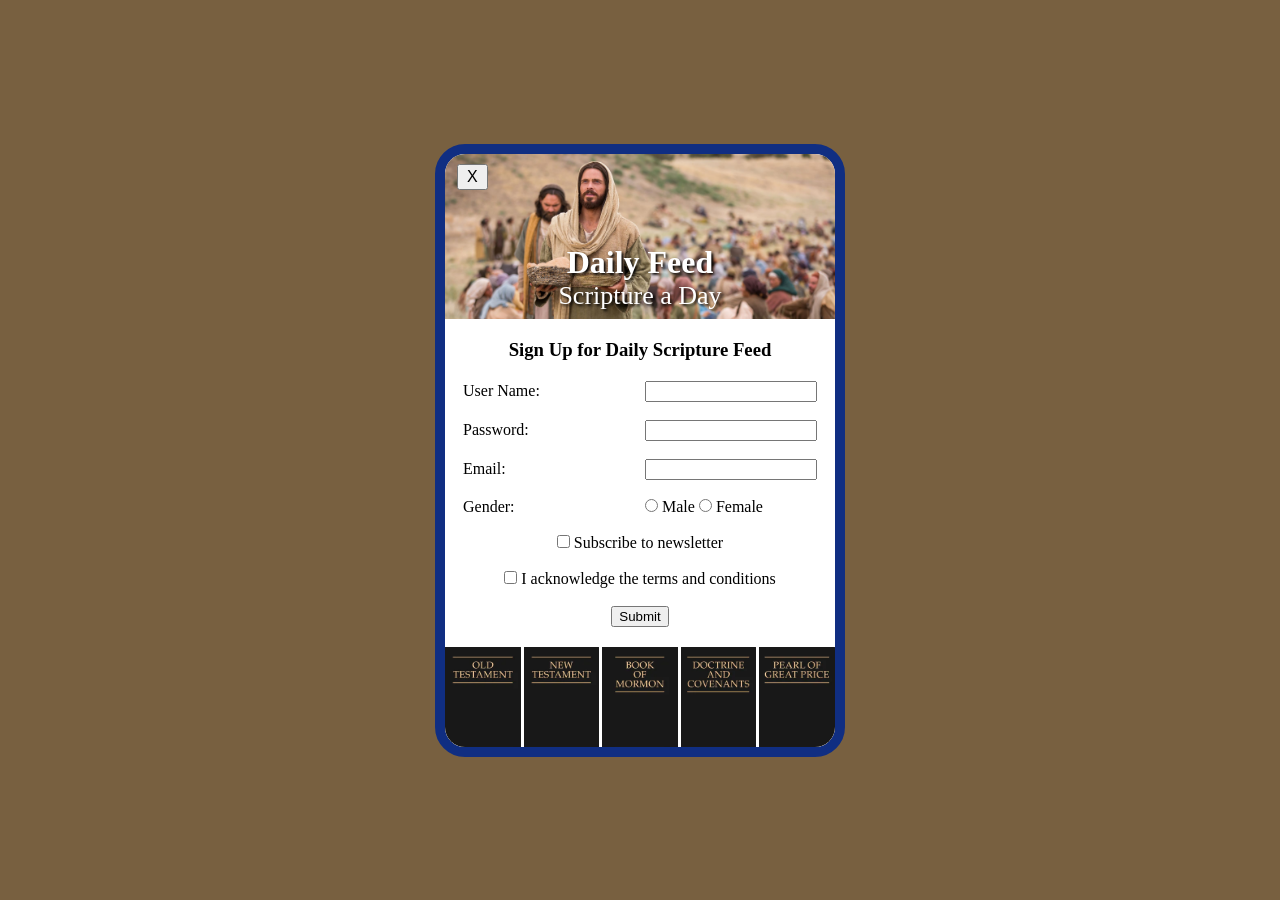
<file: ice/signup/signup.html>
<!DOCTYPE html>
<html lang="en">

<head>
    <meta charset="UTF-8">
    <meta name="viewport" content="width=device-width, initial-scale=1.0">
    <title>Daily Feed Sign Up</title>

    <style>
        * {
            margin: 0;
            box-sizing: border-box;
        }

        body {
            background: rgb(120, 96, 64);
            display: grid;
            justify-items: center;
            align-content: center;
            min-height: 100vh;
        }

        #formContainer {
            width: 410px;
            max-width: 95%;
            background: white;
            border: 10px solid rgb(16, 46, 130);
            border-radius: 30px;
            overflow: hidden;
        }

        .banner {
            display: grid;
            position: relative;
        }

        .banner img, .banner .bannerText {
            grid-area: 1 / 1;
        }

        .banner img {
            width: 100%;
            height: 165px;
            object-fit: cover;
            object-position: center 25%;
            display: block;
        }

        .bannerText {
            align-self: end;
            margin-bottom: 8px;
            text-align: center;
            color: white;
            text-shadow: 2px 2px 3px black;
        }

        .bannerText h1 {
            font-size: 32px;
        }

        .bannerText p {
            font-size: 26px;
        }

        #closeBtn {
            position: absolute;
            top: 10px;
            left: 12px;
            font-size: 16px;
            padding: 2px 8px;
            cursor: pointer;
        }

        h3 {
            text-align: center;
            margin: 20px 0;
        }

        #myForm {
            display: grid;
            grid-template-columns: 1fr 1fr;
            gap: 18px 10px;
            align-items: center;
            padding: 0 18px 20px;
        }

        #myForm input[type ="text"], #myForm input[type="password"], #myForm input[type="email"] {
            width: 100%;
        }

        #myForm section {
            grid-column: 1 / -1;
            text-align: center;
        }
        
        .covers {
            display: grid;
            grid-template-columns: repeat(5, 1fr);
            gap: 3px;
            background: white;
        }

        .covers img {
            width: 100%;
            height: 100px;
            object-fit: cover;
            object-position: top;
            display: block;
        }
    </style>




</head>

<body>
    <div id="formContainer">
        <div class = "banner">
            <img src ="images/jesus_feeds_5000.jpeg" alt = "Jesus holding baskets of bread with a crowd behind him">
            <div class = "bannerText">
                <h1>Daily Feed</h1>
                <p>Scripture a Day</p>
            </div>
            <button type ="button" id = "closeBtn">X</button>
        </div>

        <h3>Sign Up for Daily Scripture Feed</h3>
        
        <form id="myForm">
            <label for="username">User Name:</label>
            <input type="text" id="username" name="username" required>

            <label for="password">Password:</label>
            <input type="password" id="password" name="password" required>

            <label for="email">Email:</label>
            <input type="email" id="email" name="email" required>

            <label>Gender:</label>
            <div>
                <input type="radio" id="male" name="gender" value="male" required>
                <label for="male">Male</label>
                <input type="radio" id="female" name="gender" value="female" required>
                <label for="female">Female</label>
            </div>

            <section>
                <input type="checkbox" id="newsletter" name="newsletter">
                <label for="newsletter">Subscribe to newsletter</label>
            </section>

            <section>
                <input type="checkbox" id="conditions" name="conditions" required>
                <label for="conditions">I acknowledge the terms and conditions</label>
            </section>

            <section>
                <button type="submit">Submit</button>
            </section>
        </form>

        <div class = "covers">
            <img src = "images/old_testament.webp" alt = "Old Testament">
            <img src = "images/new_testament.webp" alt = "New Testament">
            <img src = "images/book_of_mormon.webp" alt = "Book of Mormon">
            <img src = "images/doctrine_and_covenants.webp" alt = "Doctrine and Covenants">
            <img src = "images/pearl_of_great_price.webp" alt = "Pearl of Great Price">
        </div>
    </div>

    <div id="output"></div>

    <script>
        // Here is some Javascript to start looking forward to wdd131
        document.getElementById("closeBtn").addEventListener("click", function () {
            document.getElementById("formContainer").style.display = "none";
         });
        const form = document.getElementById('myForm');
        const output = document.getElementById('output');

        form.addEventListener('submit', function (event) {
            event.preventDefault(); // Stop form from actually submitting

            const formData = new FormData(form);
            const entries = [];

            for (const [key, value] of formData.entries()) {
                if (key == "password") {
                    entries.push(`<strong>${key}</strong>: ${value} (you should probably encrypt the password)`);
                } else {
                    entries.push(`<strong>${key}</strong>: ${value}`);
                }
            }

            output.innerHTML = `
            <br>  
            <h3>Here is the data that would be sent to the server:</h3>
            <ul>
                ${entries.map(item => `<li>${item}</li>`).join('')}
            </ul>
            `;
                });
    </script>

</body>

</html>
</file>
<file: styles/styles.css>
@import url('https://fonts.googleapis.com/css2?family=Cormorant+Garamond:ital,wght@0,300..700;1,300..700&family=Playfair:ital,opsz,wght@0,5..1200,300..900;1,5..1200,300..900&display=swap');

body {
    font-family: 'Cormorant Garamond', serif;
    font-size: 20px;
    line-height: 1.5;
    color: #323A47;
    background-color: #F2F2F4;
}

h1, h2, h3 {
    font-family: 'Playfair', serif;
    line-height: 1.2;
}

h1 {
    font-size: 36px;
}

h2 {
    font-size: 28px;
}

h3 {
    font-size: 18px;
}

ul {
    list-style: none;
}

img {
    max-width: 100%;
    display: block;
}

header {
    display: flex;
    justify-content: space-between;
    align-items: center;
    padding: 16px 32px;
    background-color: #323A47;
}

nav {
    display: flex;
    align-items: center;
    gap: 32px;
}

.logo {
    width: 100px;
    border-radius: 50%;
}

nav ul {
    display: flex;
    gap: 12px;
}

.button {
    display: inline-block;
    padding: 10px 24px;
    background-color: #6875A2;
    color: #ffffff;
    border: 2px solid #6875A2;
    border-radius: 4px;
    font-weight: 600;
}

.hero {
    display: flex;
    align-items: center;
    justify-content: space-between;
    gap: 48px;
    padding: 4em
}

.hero div {
    flex: 1;
}
 
.hero h1 {
    margin-bottom: 16px;
}
 
.hero p {
    margin-bottom: 24px;
}
 
.hero .button {
    margin-right: 8px;
}

.hero img {
    flex: 1;
    width: 100%;
    max-width: 500px;
    height: auto;
    border-radius: 4px;
}

.features {
    display: flex;
    gap: 64px;
    padding: 64px 32px;
}

.features li {
    display: flex;
    gap: 16px;
    margin-bottom: 24px;
}

.gallery {
    padding: 64px 32px;
    background-color: #E0E2E7;
}

.gallery h2 {
    text-align: center;
    margin-bottom: 32px;
}

.gallery ul {
    display: grid;
    grid-template-columns: repeat(3, 1fr);
    gap: 24px;
    max-width: 1000px;
    margin: 0 auto;
}

.gallery img {
    width: 100%;
    height: auto;
    aspect-ratio: 3 / 2;
    object-fit: cover;
    border-radius: 4px;
    transition: transform 0.3s, opacity 0.3s;
}

footer {
    display: flex;
    flex-wrap: wrap;
    justify-content: space-between;
    align-items: center;
    gap: 24px;
    padding: 32px;
    background-color: #323A47;
    color: #F2F2F4;
}

footer nav ul {
    display: flex;
    gap: 24px;
}

footer a {
    color: #BDC8D0;
    text-decoration: none;
}

footer a:hover {
    color: #6875A2;
}

nav a{
    color: #f2f2f4;
    text-decoration: none;
}

.ice-page {
    padding: 64px 32px;
}

.ice-page h1 {
    text-align: center;
    margin-bottom: 16px;
    background-image: url("../images/blue_banner.jpg");
    background-size: cover;
    background-position: center;
    color: #F2F2F4;
    padding: 24px;
    border-radius: 4px;
    text-shadow: 2px 2px 4px #323A47;
}

.ice-page > p {
    text-align: center;
    margin-bottom: 32px;
}

.ice-list {
    display: grid;
    grid-template-columns: repeat(3, 1fr);
    gap: 24px;
    max-width: 1000px;
    margin: 0 auto;
}

.ice-list article {
    padding: 24px;
    background-color: #E0E2E7;
    border-radius: 4px;
}

.ice-list h2 {
    font-size: 22px;
    margin-bottom: 8px;
}

.ice-list p {
    margin-bottom: 16px;
}

.about-page {
    max-width: 800px;
    margin: 0 auto;
    padding: 64px 32px;
}

.about-page h1 {
    text-align: center;
    margin-bottom: 32px;
}

.about-page section {
    margin-bottom: 48px;
}

.about-page h2 {
    margin-bottom: 16px;
}

.about-page section > img {
    width: 100%;
    max-width: 300px;
    margin: 0 auto 24px;
    border-radius: 4px;
}

.about-page ul {
    list-style: disc;
    padding-left: 24px;
}

.about-page li {
    margin-bottom: 8px;
}

.about-page form {
    display: flex;
    flex-direction: column;
    gap: 16px;
    padding: 24px;
    background-color: #E0E2E7;
    border-radius: 4px;
}

.about-page label {
    display: block;
    margin-bottom: 4px;
    font-weight: 600;
}

.about-page input, .about-page textarea {
    width: 100%;
    padding: 10px;
    font-family: inherit;
    font-size: 18px;
    border: 2px solid #BDC8D0;
    border-radius: 4px;
    box-sizing: border-box;
}

.about-page input:focus, .about-page textarea:focus {
    outline: none;
    border-color: #6875A2;
}

.about-page button {
    align-self: flex-start;
    padding: 10px 24px;
    background-color: #6875A2;
    color: #ffffff;
    border: 2px solid #6875A2;
    border-radius: 4px;
    font-family: inherit;
    font-size: 18px;
    font-weight: 600;
    cursor: pointer;
}

.about-page button:hover {
    background-color: #323A47;
    border-color: #323A47;
}

.about-page textarea {
    min-height: 200px;
    resize: vertical;
}

.ice-table {
    max-width: 1000px;
    margin: 48px auto 0;
}

.ice-table h2 {
    text-align: center;
    margin-bottom: 24px;
}

.ice-table table {
    width: 100%;
    border-collapse: collapse;
    background-color: #E0E2E7;
    border-radius: 4px;
    overflow: hidden;
}

.ice-table th {
    padding: 12px 16px;
    background-color: #323A47;
    color: #F2F2F4;
    text-align: left;
    font-family: inherit;
}

.ice-table td {
    padding: 12px 16px;
    border-bottom: 1px solid #BDC8D0;
}

.social {
    display: flex;
    gap: 16px;
}

header nav a {
    display: inline-block;
    padding: 8px 16px;
    background-color: #6875A2;
    border-radius: 4px;
}

header nav a:hover {
    background-color: #BDC8D0;
    color: #323A47;
}

.gallery a {
    display: block;
}

.gallery a:hover img {
    transform: scale(1.05);
    opacity: 0.85;
}
</file>
<file: pugmire/styles/styles.css>
* {
    box-sizing: border-box;
}

body {
    margin: 0;
    background-color: #F4F8FB;
    color: #263238;
    font-family: "Inter", Arial, sans-serif;
    line-height: 1.6;
}

h1, h2, summary, nav a {
    font-family: "Poppins", Arial, sans-serif;
}

img {
    max-width: 100%;
    height: auto;
    display: block;
}

header, footer {
    display: flex;
    justify-content: space-between;
    align-items: center;
    flex-wrap: wrap;
    gap: 0.75rem;
    padding: 0.75rem 1.5rem;
    color: #FFFFFF;
}

header {
    background-color: #0B2545;
}

footer {
    background-color: #071A33;
}

footer p {
    margin: 0;
}

header > a {
    background-color: #FFFFFF;
    border-radius: 8px;
    padding: 4px 12px;
}

header img {
    height: 44px;
    width: auto;
}

nav a {
    color: #FFFFFF;
    text-decoration: none;
    margin-left: 1.25rem;
}

nav a:hover {
    color: #16A6A0;
    text-decoration: underline;
}

main {
    max-width: 1100px;
    margin: 0 auto;
    padding: 1.5rem;
}

main section {
    background-color: #FFFFFF;
    border: 1px solid #D9E6EF;
    border-radius: 10px;
    padding: 1.5rem;
    margin: 1.5rem;
}

.hero {
    display: grid;
    grid-template-columns: 3fr 2fr;
    gap: 1.5rem;
    align-items: center;
}

.hero h1 {
    margin: 0;
    color: #0B2545;
    font-size: 2.4rem;
}

.hero img {
    max-height: 220px;
    width: auto;
    margin: 0 auto;
}

main section:not(.hero):not(.faq) {
    display: grid;
    grid-template-columns: 1fr 1fr;
    gap: 1.5rem;
    align-items: center;
}

main section h2 {
    grid-column: 1 / -1;
    margin: 0;
    background-color: #176B87;
    color: #FFFFFF;
    text-align: center;
    font-size: 1.4rem;
    padding: 0.6rem 1rem;
    border-radius: 8px;
}

main section img {
    border-radius: 8px;
    border: 1px solid #D9E6EF;
    width: 100%;
}

main section p {
    margin: 0;
}

main section:nth-of-type(odd):not(.hero) img {
    grid-column: 2;
    grid-row: 2;
}

.faq {
    display: grid;
    grid-template-columns: repeat(3, 1fr);
    gap: 1rem;
    align-items: start;
}

details {
    border: 1px solid #D9E6EF;
    border-radius: 8px;
    background-color: #FFFFFF;
}

summary {
    cursor: pointer;
    padding: 0.8rem 1rem;
    color: #0B2545;
}

summary:hover {
    background-color: #10847F;
    color: #FFFFFF;
}

details p {
    padding: 0.8rem 1rem;
    border-top: 1px solid #D9E6EF;
}

main section.info:not(.hero):not(.faq) {
    display: block;
}

main section.info h2 {
    margin-bottom: 1.25rem;
}

main section.page-title {
    text-align: center;
}

main section.page-title h1 {
    margin: 0;
    color: #0B2545;
    font-size: 2.4rem;
    font-family: "Poppins", Arial, sans-serif;
}

.about-logo {
    max-width: 400px;
    margin: 1.5rem auto 0;
    border: none;
}

.feedback-form {
    display: grid;
    grid-template-columns: 1fr 2fr;
    grid-template-areas:
        "subject message"
        ".       submit";
    gap: 1rem;
    align-items: start;
}

.field-subject {grid-area: subject;}
.field-message {grid-area: message;}
.feedback-form button {grid-area: submit;}

.feedback-form label {
    display: block;
    margin-bottom: 0.4rem;
    font-family: "Poppins", Arial, sans-serif;
    color: #0B2545
}

.feedback-form select, .feedback-form textarea {
    width: 100%;
    padding: 0.7rem 0.9rem;
    border: 1px solid #D9E6EF;
    border-radius: 8px;
    background-color: #FFFFFF;
    color: #263238;
    font-family: "Inter", Arial, sans-serif;
    font-size: 1rem;
}

.feedback-form textarea {
    resize: vertical;
}

.feedback-form select:focus, .feedback-form textarea:focus {
    outline: 2px solid #16A6A0;
    border-color: #16A6A0;
}

.feedback-form button {
    padding: 0.8rem 1rem;
    border: none;
    border-radius: 8px;
    background-color: #16A6A0;
    color: #FFFFFF;
    font-family: "Poppins", Arial, sans-serif;
    font-size: 1rem;
    cursor: pointer;
}

.feedback-form button:hover {
    background-color: #10847F;
}

.contact-links a {
    display: block;
    padding: 1rem 0.5rem;
    text-align: center;
    text-decoration: none;
    font-family: "Poppins", Arial, sans-serif;
    color: #0B2545;
    background-color: #FFFFFF;
    border: 1px solid #D9E6EF;
    border-radius: 8px;
}

.contact-links a:hover {
    background-color: #10847F;
    color: #FFFFFF;
}

.contact-links {
    grid-template-columns: repeat(2, 1fr);
    list-style: none;
}
</file>
<file: wwr/styles/styles.css>
@import url('https://fonts.googleapis.com/css2?family=Barlow:ital,wght@0,100;0,200;0,300;0,400;0,500;0,600;0,700;0,800;0,900;1,100;1,200;1,300;1,400;1,500;1,600;1,700;1,800;1,900&family=Fjalla+One&family=Rock+Salt&display=swap');

#content {

    max-width: 1600px;
    margin: 0 auto;
}

#background {
    height: 725px;
    background-color: #6C8C5D;
    grid-column: 1 / 11;
    grid-row: 4 / 19;
}

body {
    background-color: #5C734C;
    font-family: "Fjalla One", "Barlow";
    font-size: 21px;
    margin: 0;
    padding: 0;
}

header {
background-color: #6C8C5D;
display: grid;
grid-template-columns: 150px auto;
}

nav {
    display: flex;
    justify-content: space-around;
}

nav a {
    text-align: center;
    text-decoration: none;
    color: #1E261A;
    padding: 35px;
}

nav a:hover {
background-color: #1E261A;
color: white;
}

.home-title {
    font-family: "Rock Salt", "Fjalla One";
    color: #6C8C5D;
    font-size: 1.8em;
    margin-top: 10px;
}

.home-grid {
    display: grid;
    grid-template-columns: repeat(10, 1fr);
}

h2 {
    padding: 0;
    color: #1E261A
}

#hero {
    display: grid;
    grid-template-columns: 1fr 3fr 1fr; 
    margin-top: -100px;
}

#hero-box {
    grid-column: 1/4;
    grid-row: 1/3;
    z-index: -1;
}

#hero-msg {
    grid-column: 2/3;
    grid-row: 1/2;
    margin-top: 100px;
}

#hero-msg h1{
    text-align: center;
}

#hero-msg h2 {
    text-align: center;
    color: white;
}

#hero-img {
    width: 100%;
}

.button-box {
    text-align: center;
}

main section {
    text-align: center;
}

.book, .join {
background-color: #1E261A;
color: white;
text-decoration: none;
font-size: 16px;
padding: 15px 30px;
margin-top: 50px;
border-radius: 5px;

}

.book:hover, .join:hover {
background-color: #6C8C5D;
color: #1E261A;
}

.msg {
background-color: #6C8C5D;
line-height: 1.5em;
padding: 35px;
grid-column: 6 / 10;
grid-row: 6 / 7;
box-shadow: 5px 5px 10px #6f7364;

}

.msg h2 {
    font-family: "Rock Salt", "Fjalla One";
    color: #1E261A;
}

.msg p {
    color: #1E261A;
    font-size: .9em;
    padding-bottom: 15px;
}

footer {
background-color: #6C8C5D;
color: #1E261A;
padding: 25px 50px;
margin-top: 200px;
display: flex;
justify-content: space-around;
align-items: center;
}

footer a {
    color: #1E261A;
    text-decoration: none;
}

footer p {
    font-size: 1.2em;
}

footer p a:hover {
    text-decoration: underline;
}

footer a:hover {
    color: #1E261A;
}

.icon {
    width: 80px;
    padding-top: 10px;
}

.logo {
    width: 80px;
}

#logo_link {
    padding-top: 5px;
    justify-self: center;
    align-self: center;
}

footer .social img {
    padding-top: 15px;
}

.rivers-card, .camping-card, .rapids-card {
    margin: 200px 0;
}

.rivers-card {
    grid-column: 2 / 4;
    grid-row: 2 / 3;
}

.camping-card {
    grid-column: 5 / 7;
    grid-row: 2 / 3;
}

.rapids-card {
    grid-column: 8 / 10;
    grid-row: 2 / 3;
}

.mountains {
    grid-column: 2 / 7;
    grid-row: 5 / 8;
    box-shadow: 5px 5px 10px #6f7364;
}

.card-img {
    border: 10px solid black;
    transition: transform .5s;
    box-shadow: 5px 5px 10px #6f7364;
}

.card-img:hover {
    opacity: .6;
    transform: scale(1.1);
}

.card-img, .mountains {
    width: 100%;
}

main section img {
    box-sizing: border-box;
}

@media screen and (max-width: 900px) {
    #hero, .home-grid {
        display: block;
        height: auto;
    }
    nav, footer {
        flex-direction: column;
    }
    nav a {
        display: block;
        padding: 15px;
    }
    #hero {
        margin-top: 0;
    }
    #hero-msg {
        margin-top: 0;
    }
    #hero-msg h4 {
        display: none;
    }
    #hero-msg h1 {
        color: #6f7364;
    }
    .home-title {
        font-size: 25px;
    }
    .rivers-card, .camping-card, .rapids-card { 
        margin: 50px auto;
        width: 60%;
    }
    #background {
        display: none;
    }
    .mountains, .msg {
        width: 80%;
        display: block;
        margin: 0 auto;
    }
    footer {
        margin-top: 25px;
    }
}
</file>
<file: ice/halloween/styles/styles.css>
@import url(https://fonts.googleapis.com/css2?family=Creepster&family=Emilys+Candy&display=swap);

body {
    background-color: #323031;
    color: #D93A34;
    font-family: 'Emilys Candy', Georgia, serif;
    font-size: 18px;
    text-align: center;
}

h1 {
    text-align: center;
    color: #FF9100;
    text-shadow: 2px 2px 8px #9A4D95;
}

nav ul {
    list-style: none;
    display: flex;
    justify-content: space-around;
    margin: 0;
    padding: 0;
}

nav li {
    padding: 15px 25px;
    color: #FFBD17;
    font-weight: bold;
    text-transform: uppercase;
    cursor: pointer;
    font-size: 16px;
}

nav li:hover {
    background-color: #FF9100;
    color: #323031;
}

h1, h2 {
    font-family: 'Creepster', Georgia, sans-serif;
    letter-spacing: 2px;
}

img {
    display: block;
    max-width: 100%;
    margin: 20px auto;
    border-radius: 15px;
    box-shadow: 0 0 12px 2px rgba(199, 214, 109, 0.6);
    width: 500px;
    border: 6px solid rgba(199, 214, 109, 1);
    animation: pulse 1.5s ease-in-out infinite alternate;
    box-sizing: border-box;
}

section {
    max-width: 500px;
    margin: auto;
}

@keyframes pulse {
  from {
    border-color: rgba(199, 214, 109, 1);
    box-shadow: 0 0 12px 2px rgba(199, 214, 109, 0.6);
  }
  to {
    border-color: rgba(199, 214, 109, 0);
    box-shadow: 0 0 12px 2px rgba(199, 214, 109, 0);
  }
}
</file>
<file: ice/prophet_cards/styles/styles.css>
body {
    background-color: #FFECD7;
    margin: 0;
    display: flex;
    min-height: 100vh;
    justify-content: center;
    align-items: center;
}

.card {
    background-color: #008DB1;
    border: 4px solid #004E63;
    border-radius: 30px;
    width: 350px;
    margin: 0 auto;
}

.card h1 {
    color: #FFFFFE;
    font-family: Helvetica, Arial, sans-serif;
    text-align: center;
}

.subtitle {
text-align: center;
}

.subtitle a {
color: #91E4FB;
font-family: Helvetica, Arial, sans-serif;
text-decoration: none;
}

.card img {
    display: block;
    margin: 0 auto;
    width: 250px;
    border: 4px solid white;
}

.card ul {
    color: #FFFFFE;
    font-family: Helvetica, Arial, sans-serif;
    margin: 20px auto 0;
    width:fit-content;
    padding: 0;
}

.quote {
    color: #FFD783;
    font-family: 'Brush Script MT', 'Nanum Brush Script', cursive;
    font-size: 24px;
    text-align: center;
    padding: 0 20px;
}
</file>
<file: ice/favorite_devo/styles/styles.css>
body {
  margin: 0;
  height: 100%;
  font-family: Arial, sans-serif;
  background: linear-gradient(to bottom, #d3d3d3, #001f3f);
  background-repeat: no-repeat; /* Just in case */
  background-attachment: fixed;
}

.container {
  text-align: center;
}

.header {
  padding: 20px 0;
}

.header-image {
  background-image: url('../images/icenter.png');
  background-repeat: no-repeat;
  background-position: center;
  height: 150px;
  display: flex;
  flex-direction: column;
  justify-content: center;
  color: white;

}

.header-image h1 {
  margin: 0;
  line-height: 0.9;
    font-size: 3.5em;
  font-weight: bold;
  text-shadow: 2px 2px 4px rgba(0, 0, 0, 0.7);
  background: #00000055;
}

.content-box {
  background-color: white;
  margin: 30px auto;
  width: 90%;
  max-width: 900px;
  padding: 40px;
  box-shadow: 5px 5px 0px black;
  min-height: 400px;
}

.devotional-table {
  width: 100%;
  margin-bottom: 40px;
  font-size: 1rem;
}

.devotional-table th, .devotional-table td {
  padding: 12px 16px;
  text-align: left;
  border: 1px solid #001f3f;
}

.devotional-table th {
  background-color: #001f3f;
  color: white;
  text-transform: uppercase;
  letter-spacing: 1px;
  font-size: 0.9rem;
}

.devotional-form {
  display: flex;
  flex-direction: column;
  gap: 8px;
  max-width: 500px;
  margin: 0 auto;
  padding: 24px;
  background-color: f2f2f2;
  border: 2px solid #001f3f;
  text-align: left;
}

.devotional-form h2 {
  margin: 0 0 10px 0;
  color: #001f3f;
  text-align: center;
}

.devotional-form label {
  font-weight: bold;
  color: #001f3f;
}

.devotional-form input {
  padding: 10px;
  border: 2px solid #001f3f;
  font-size: 1rem;
  font-family: Arial, sans-serif;
}

.devotional-form button {
  margin-top: 14px;
  padding: 12px;
  background-color: #001f3f;
  color: white;
  border: 2px solid #001f3f;
  font-size: 1rem;
  font-weight: bold;
  text-transform: uppercase;
  letter-spacing: 1px;
}

.devotional-form button:hover {
  background-color: white;
  color: #001f3f;
}
</file>
<file: ice/gallery/styles/styles.css>
body {
            background: black;
        }
        #wrapper{
            width: 800px;
            margin: 0 auto;
        }
        nav {
            color: white;
            text-align: center;
            font-family: Haettenschweiler, 'Arial Narrow Bold', sans-serif;
        }
        #gallery{
            display: grid;
            grid-template-columns: 200px 200px 200px 200px;
            border: 15px solid rgb(255, 255, 255);
            width: 100%;
            background-color: #ddd;
            background-image:
                linear-gradient(45deg, #ccc 26%, transparent 26%), 
                linear-gradient(135deg, #ccc 26%, transparent 26%),
                linear-gradient(45deg, transparent 75%, #ccc 75%),
                linear-gradient(135deg, transparent 75%, #ccc 75%);
            background-size: 20px 20px; /* Must be a square */
            background-position: 0 0, 10px 0, 10px -10px, 0px 10px; 
            
        }

        #gallery a {
            cursor: url('../images/christus.png'), pointer;
        }

        #gallery img {
            width: 200px;
            height: 300px;
            opacity:50%;
            display:block;
        }
        #gallery img:hover{
            opacity: 100%;
        }
</file>
<file: ice/grid_flags/styles/styles.css>
body {
            margin: 0;
            font-family: 'Helvetica Neue', sans-serif;
            background-color: gray;
        }

        header {
            background-color: #222;
            color: #fff;
            padding: 0.75rem 1.5rem;
            display: flex;
            align-items: center;
            justify-content: center;
            font-size: 1.1rem;
            letter-spacing: 0.05rem;
            text-transform: uppercase;
            box-shadow: 0 2px 4px rgba(0, 0, 0, 0.1);
        }

        header h1 {
            margin: 0;
            font-weight: 400;
        }
        main {
            display: grid;
            grid-template-columns: .1fr .1fr 1fr .1fr;
            margin-top: 20px;
        }
        hr {
            width: 100%;
            grid-column: 1 / 5;
        }
        h2 {
            grid-column: 2/3;
        }

        #blue {
            background: blue;
            grid-column: 1 / 2;
            display: grid;
            align-items: center;
            justify-items: center;
        }

        #white {
            background: white;
            grid-column: 2 / 4;
        }

        #red {
            background: red;
            grid-column: 1 / 4;
        }

        #chile {
            display: grid;
            grid-template-columns: 1fr 1fr 1fr;
            grid-template-rows: 1fr 1fr;
            height: 200px;
            width: 300px;
        }

        #denmark {
            display: grid;
            grid-template-columns: 1fr 2fr;
            gap: 25px;
            width: 300px;
            height: 200px;
            background: white;
        }

        #denmark div {
            background: red;
        }

        #finland {
            display: grid;
            grid-template-columns: 1fr 2fr;
            gap: 25px;
            width: 300px;
            height: 200px;
            background: blue;
        }

        #finland div {
            background: white;
        }

        #benin {
            display: grid;
            grid-template-columns: 1fr 2fr;
            width: 300px;
            height: 200px;
        }

        #bgreen {
            background: green;
            grid-row: 1 / 3;
        }

        #byellow {
            background: yellow;
            grid-row: 1;
        }

        #bred {
            background: red;
            grid-row: 2;
        }

        #italy {
            display: grid;
            grid-template-columns: repeat(3, 1fr);
            width: 300px;
            height: 200px;
        }

        #ired {
            background: red;
        }

        #igreen {
            background: green;
        }

        #iwhite {
            background: white;
        }

        #car {
            display: grid;
            grid-template-columns: 5fr 2fr 5fr;
            grid-template-rows: 1fr 1fr 1fr 1fr;
            width: 300px;
            height: 200px;
        }

        #cblue {
            background: blue;
            grid-column: 1 / 4;
            grid-row: 1;
            display: grid;
            align-items: center;
            justify-items: start;
        }

        #cwhite {
            background: white;
            grid-column: 1 / 4;
            grid-row: 2;
        }

        #cgreen {
            background: green;
            grid-column: 1 / 4;
            grid-row: 3;
        }

        #cyellow {
            background: gold;
            grid-column: 1 / 4;
            grid-row: 4;
        }

        #cred {
            background: red;
            grid-column: 2 / 3;
            grid-row: 1 / 5;
        }

        #cblue .star {
            width: 35px;
            background: gold;
            margin-left: 20px;
        }

        .star {
            width: 70px;
            aspect-ratio: 1;
            background: white;
            clip-path: polygon(50% 0, 79% 90%, 2% 35%, 98% 35%, 21% 90%);
        }
</file>
<file: ice/positioning/positionstyles.css>
/* CSS - Name: "positionstyles.css" */
/* Activity 1 styles */
.content1 {
  display: grid;
  grid-template-columns: 1fr 1fr;
  justify-items: center;
  gap: 20px;
}
.red1 { 
  width: 100%; 
  height: 100px; 
  background-color: red;
  grid-column: 1 / 3; 

} 
.green1 {
  width: 200px; 
  height: 200px; 
  background-color: green; 

} 
.yellow1 {
  width: 200px; 
  height: 200px; 
  background-color: gold; 
} 
.blue1 {
  width: 100%; 
  height: 100px; 
  background-color: blue;
  grid-column: 1 / 3; 
} 
/* Activity 2 styles */ 
.content2 {
  display: grid;
  grid-template-columns: repeat(5, 50px);
}
.red2 {
  width: 100px; 
  height: 100px; 
  background-color: red;
  grid-column: 1 / 3;
  grid-row: 1 / 3; 
} 
.green2 { 
  width: 100px; 
  height: 100px; 
  background-color: green;
  grid-column: 2 / 4;
  grid-row: 2 / 4;
} 
.yellow2 {
  width: 100px; 
  height: 100px; 
  background-color: gold;
  grid-column: 3 / 5;
  grid-row: 3 / 5; 
} 
.blue2 {
  width: 100px; 
  height: 100px; 
  background-color: blue;
  grid-column: 4 / 6;
  grid-row: 4 / 6; 
} 
/* Activity 3 styles */ 
.content3 {
display: grid;
grid-template-columns: 1fr 1fr;
grid-column-gap: 80px;
}
.red3 {
  width: 100%; 
  height: 100px; 
  background-color: red;
  grid-column: 1 / 3; 
} 
.green3 {
  width: 100%; 
  height: 100px; 
  background-color: green;
} 
.yellow3 {
  width: 100%; 
  height: 100px; 
  background-color: gold; 
} 
.blue3 {
  width: 100%;
  height: 100px; 
  background-color: blue;
  grid-column: 1 / 3; 
} 
/* Activity 4 styles */ 
.content4 {
  display: grid;
  height: 400px;
  grid-template-columns: 1fr 1fr;
}
.red4 {
  width: 100%; 
  height: 100%; 
  background-color: red;
  grid-row: 1 / 2;
  grid-row: 1 / 4; 
} 
.green4 {
  width: 100%; 
  height: 100%; 
  background-color: green;
} 
.yellow4 {
  width: 100%; 
  height: 100%; 
  background-color: gold;
} 
.blue4 {
  width: 100%; 
  height: 100%; 
  background-color: blue;
  grid-row: 3; 
} 
/* Activity 5 styles */ 
.content5 {
  /* This is the parent of the activity 5 boxes. */
  height: 400px;
}
.red5 { 
  width: 100%; 
  height: 100px; 
  background-color: red; 
} 
.green5 { 
  width: 100px; 
  height: 100px; 
  background-color: green;
  float: left;
} 
.yellow5 {
  width: 100%;
  height: auto;  
  background-color: gold;
} 
.blue5 {
  width: 100%; 
  height: 100px; 
  background-color: blue;
} 
/* Activity 6 styles */ 
.content6 {
  display: grid;
  grid-template-columns: repeat(6, 100px);
}
.red6 {
  width: 400px; 
  height: 200px; 
  background-color: red;
  grid-column: 1 / 5;
  grid-row: 1 / 3;
  z-index: -1;
} 
.green6 {
  width: 200px; 
  height: 200px; 
  background-color: green;
  grid-column: 1 / 3;
  grid-row: 5 / 7;
} 
.yellow6 {
  width: 200px; 
  height: 400px; 
  background-color: gold;
  grid-column: 5 / 7;
  grid-row: 3 / 7;
} 
.blue6 {
  width: 400px; 
  height: 400px; 
  background-color: blue;
  grid-column: 2 / 6;
  grid-row: 2 / 6;
  z-index: -1;
} 


/* Do not make any changes below here */
.activity {
  width: 70%; 
  margin: 20px auto; 
  font-family: Arial, sans-serif; 
  border: 1px solid black; 
  padding: 10px; 
  clear:both; 
  overflow: auto;
} 

.hint {
  border: 1px solid grey;
  background: #e0e0e0;
  padding: .5em;
  position: relative;
  margin: 1em 0;
}
.hint h3 {
  margin: 0;
}
.hint:hover {
  background: #d0d0d0;
}
.hint > div {
  display: none;
}

.hint input[type=checkbox] {
  position: absolute;
  width: 100%;
  height: 100%;
  opacity: 0;
  z-index: 1;
  cursor: pointer;
}

.hint input[type=checkbox]:checked ~ div {
  display: block;
}

.hint i {
  position: absolute;
  transform: translate(-6px, 0);
  margin-top: 16px;
  right: 10px;
  top: -3px;
}
.hint i:before, .hint i:after {
  content: "";
  position: absolute;
  background-color: black;
  width: 3px;
  height: 9px;
}
.hint i:before {
  transform: translate(2px, 0) rotate(45deg);
}
.hint i:after {
  transform: translate(-2px, 0) rotate(-45deg);
}

.hint input[type=checkbox]:checked ~ i:before {
  transform: translate(-2px, 0) rotate(45deg);
}
.hint input[type=checkbox]:checked ~ i:after {
  transform: translate(2px, 0) rotate(-45deg);
}
.hint a {
  position: relative;
  z-index: 1;
}
</file>
